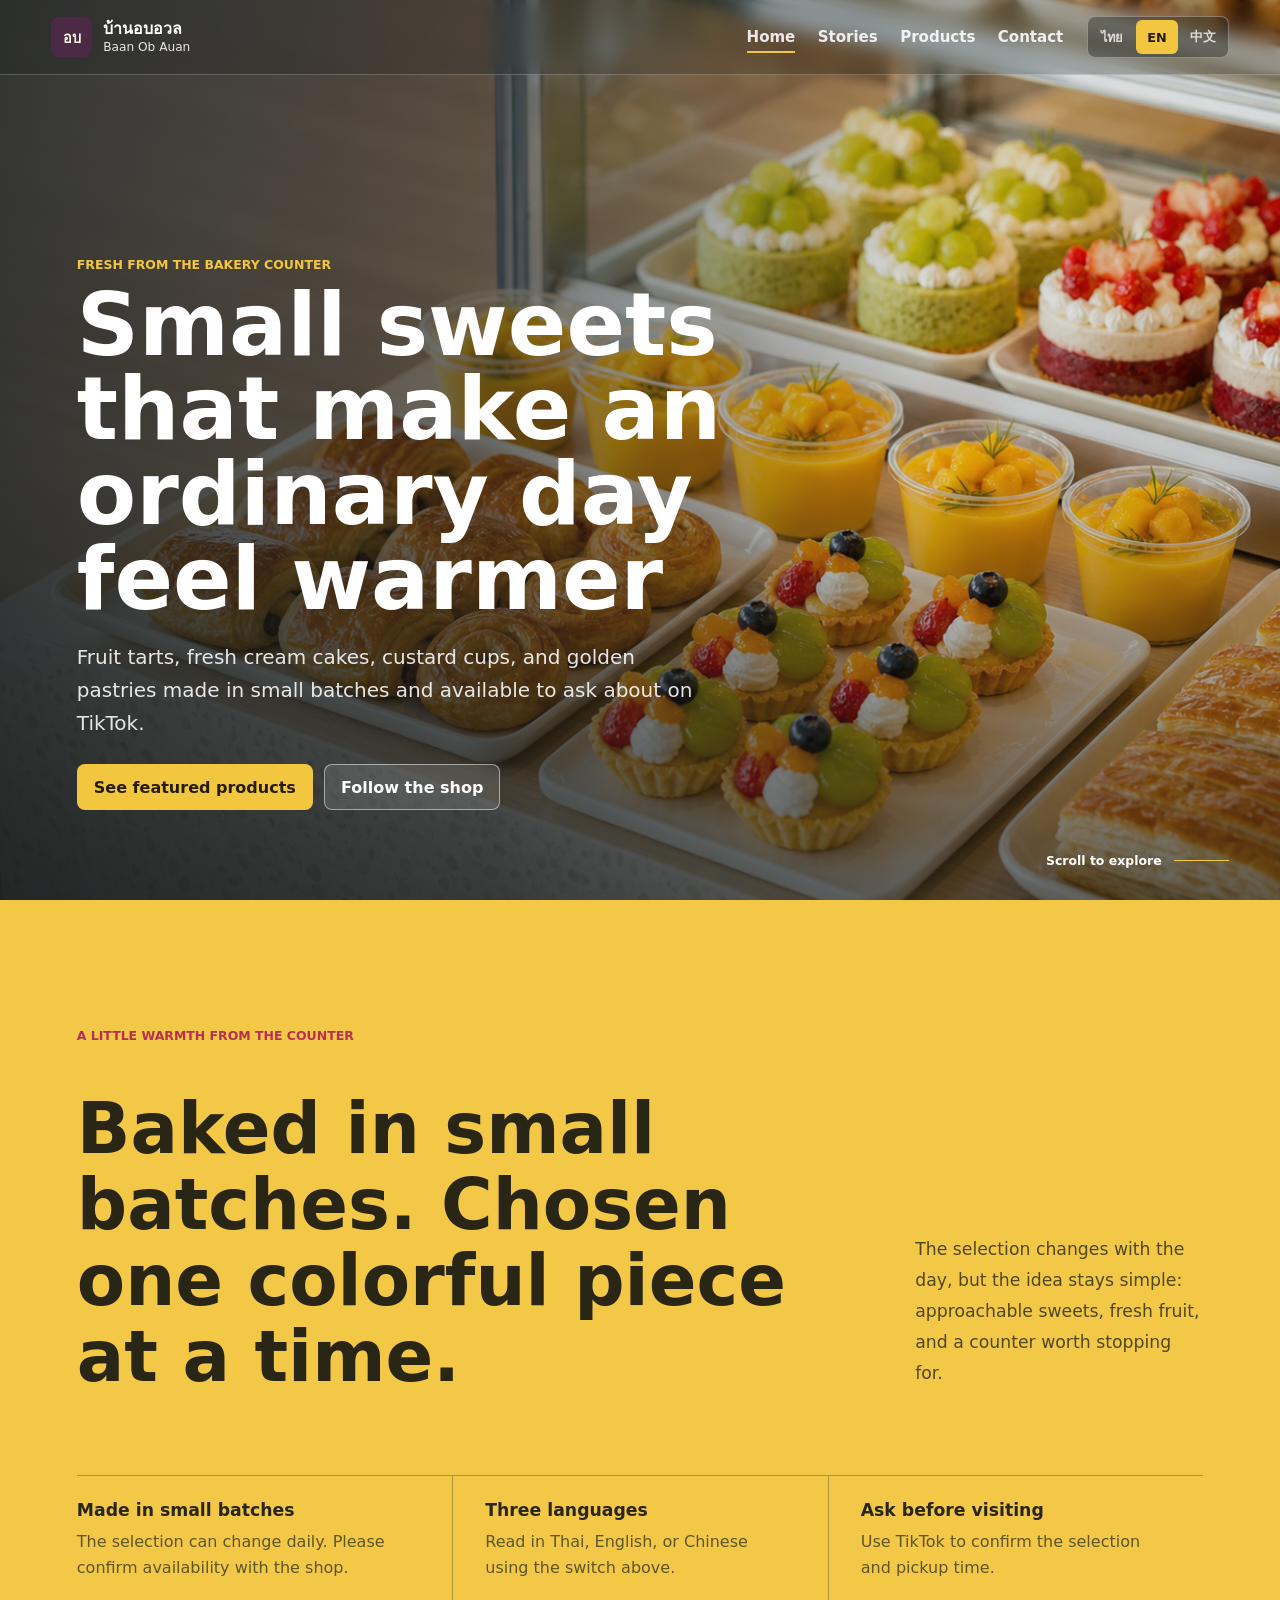
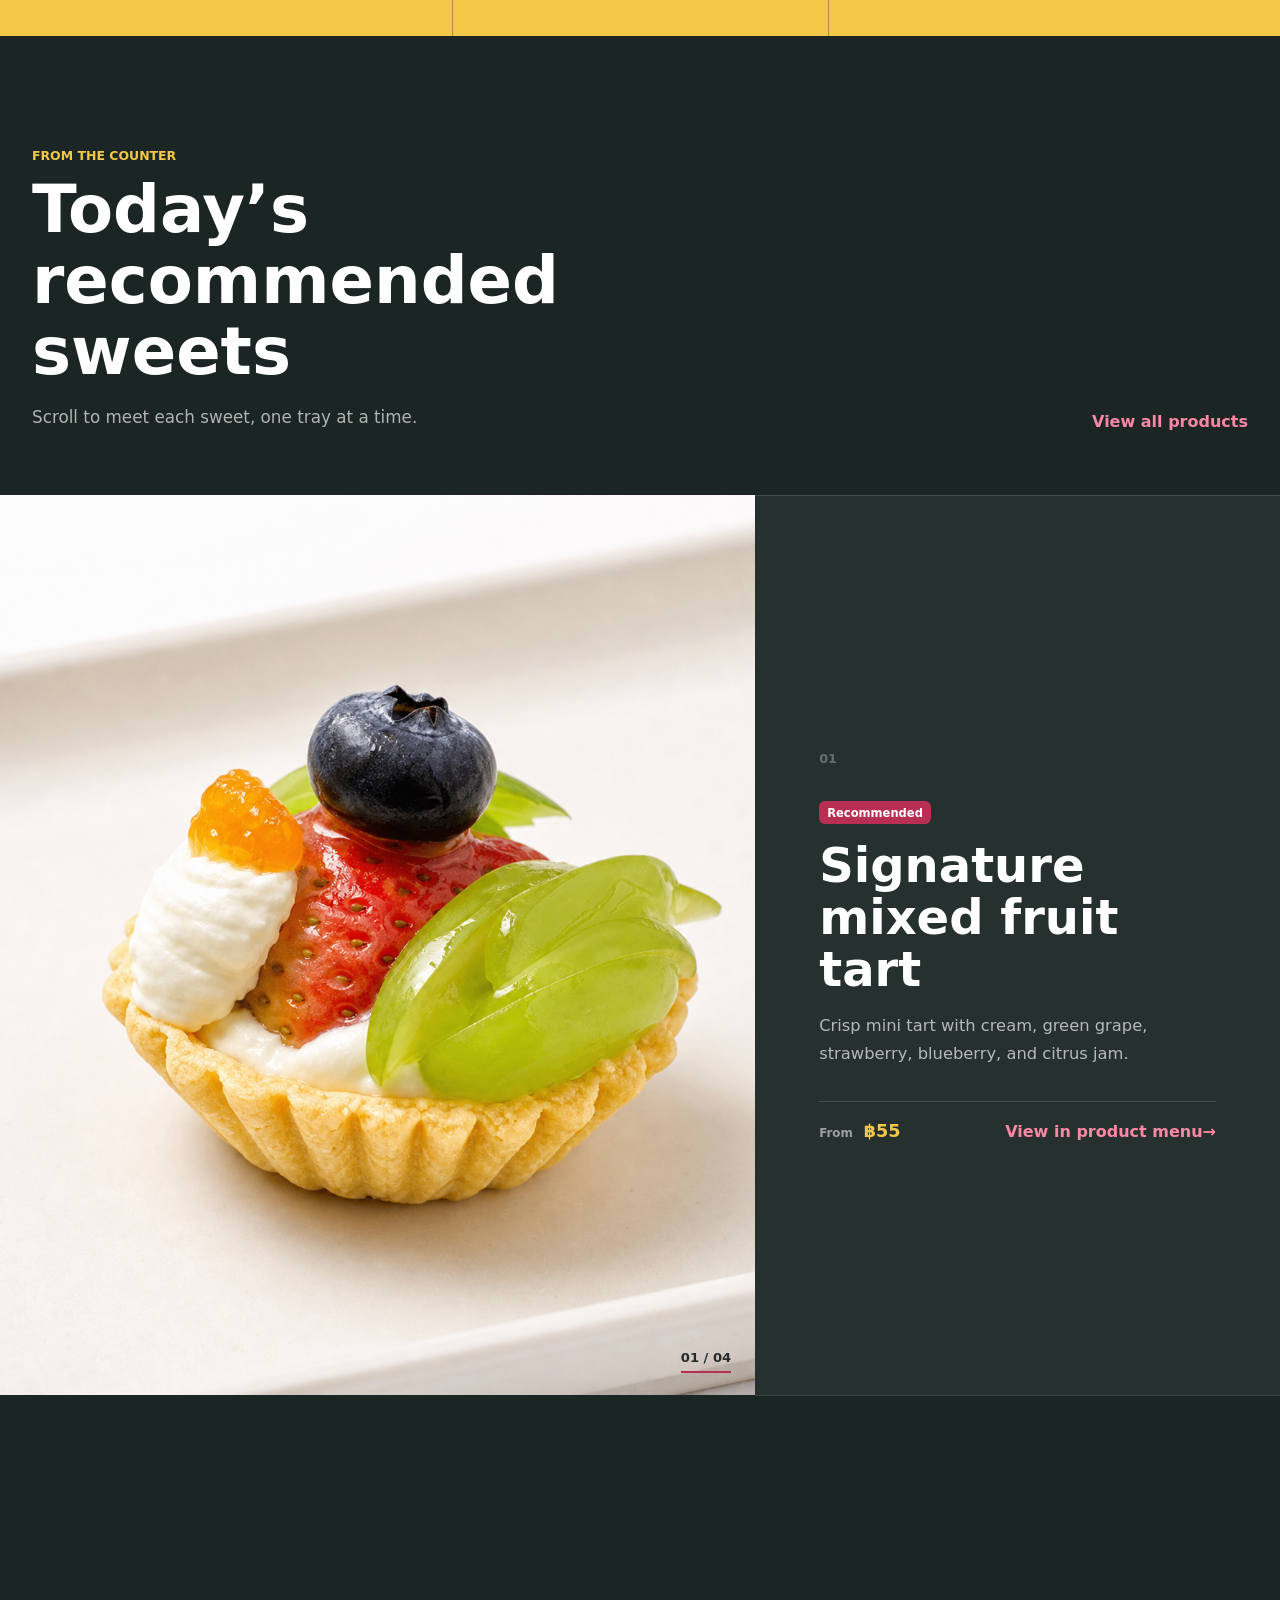
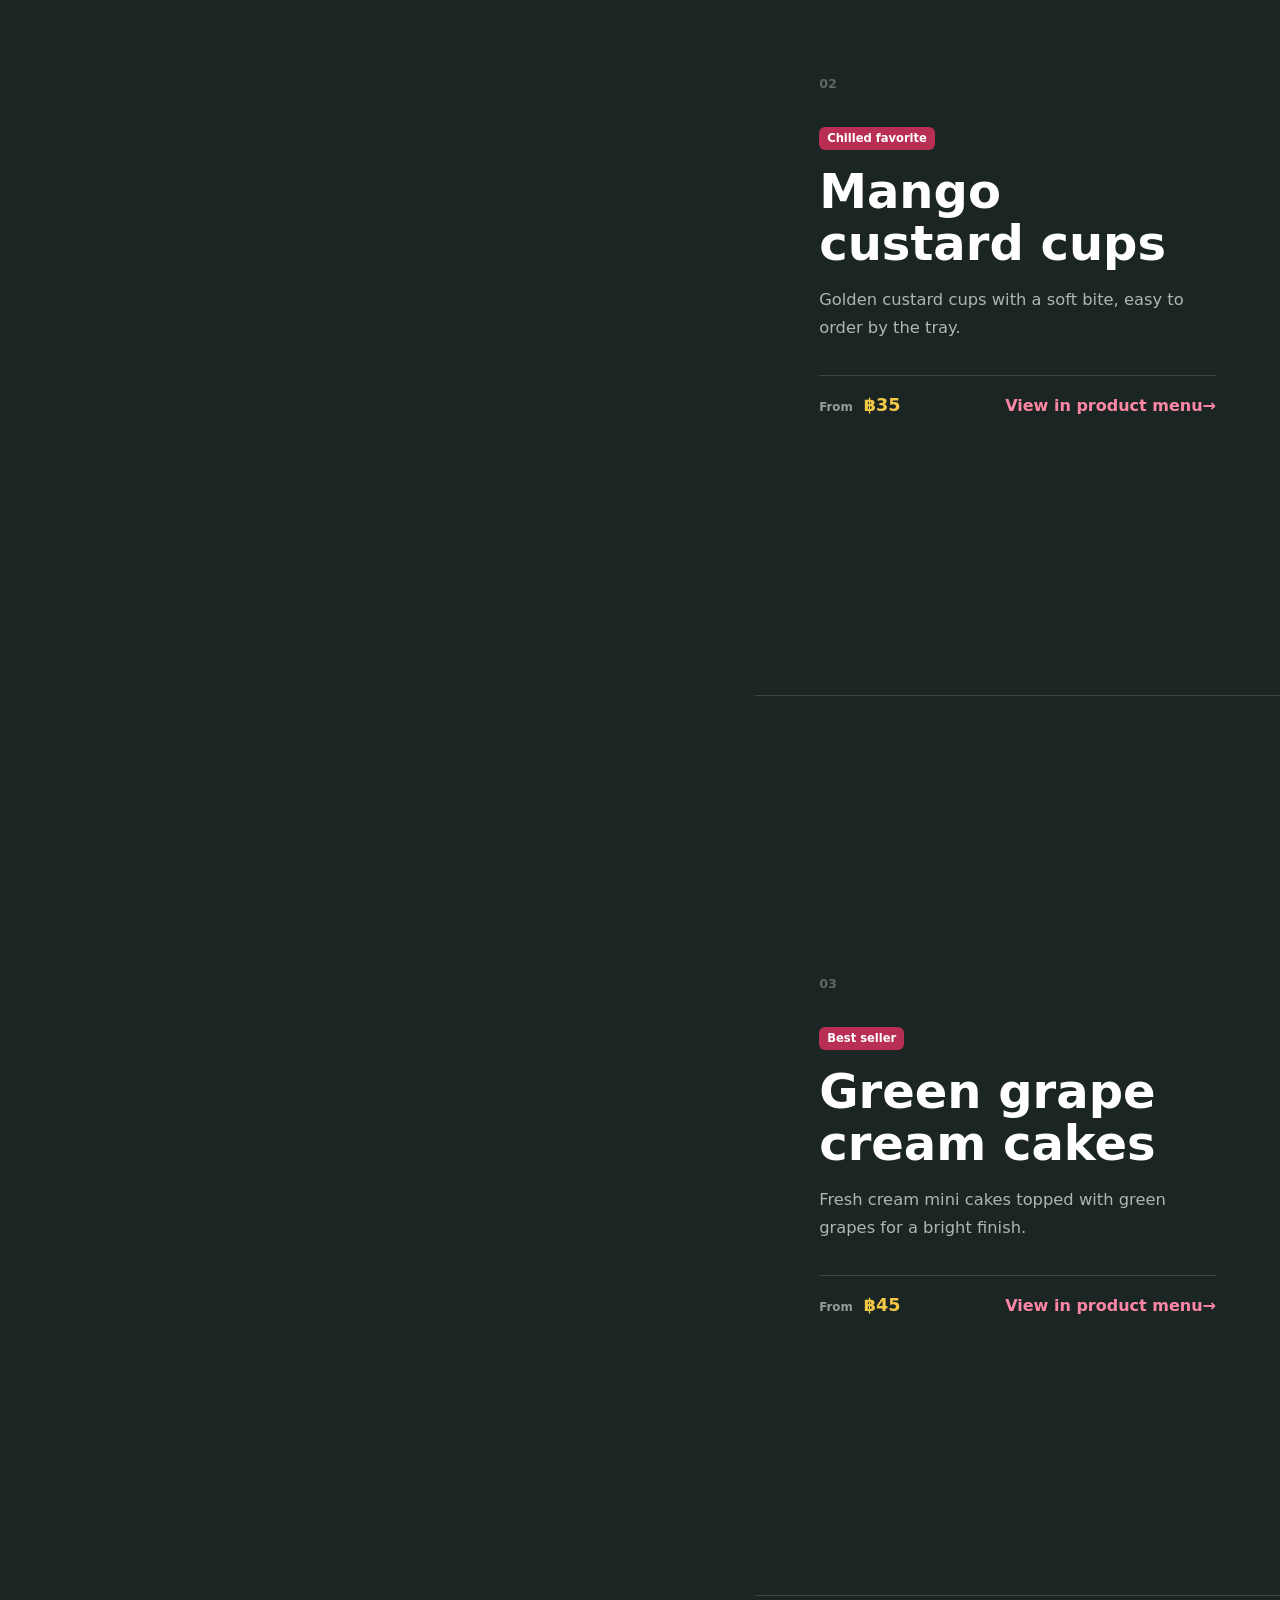
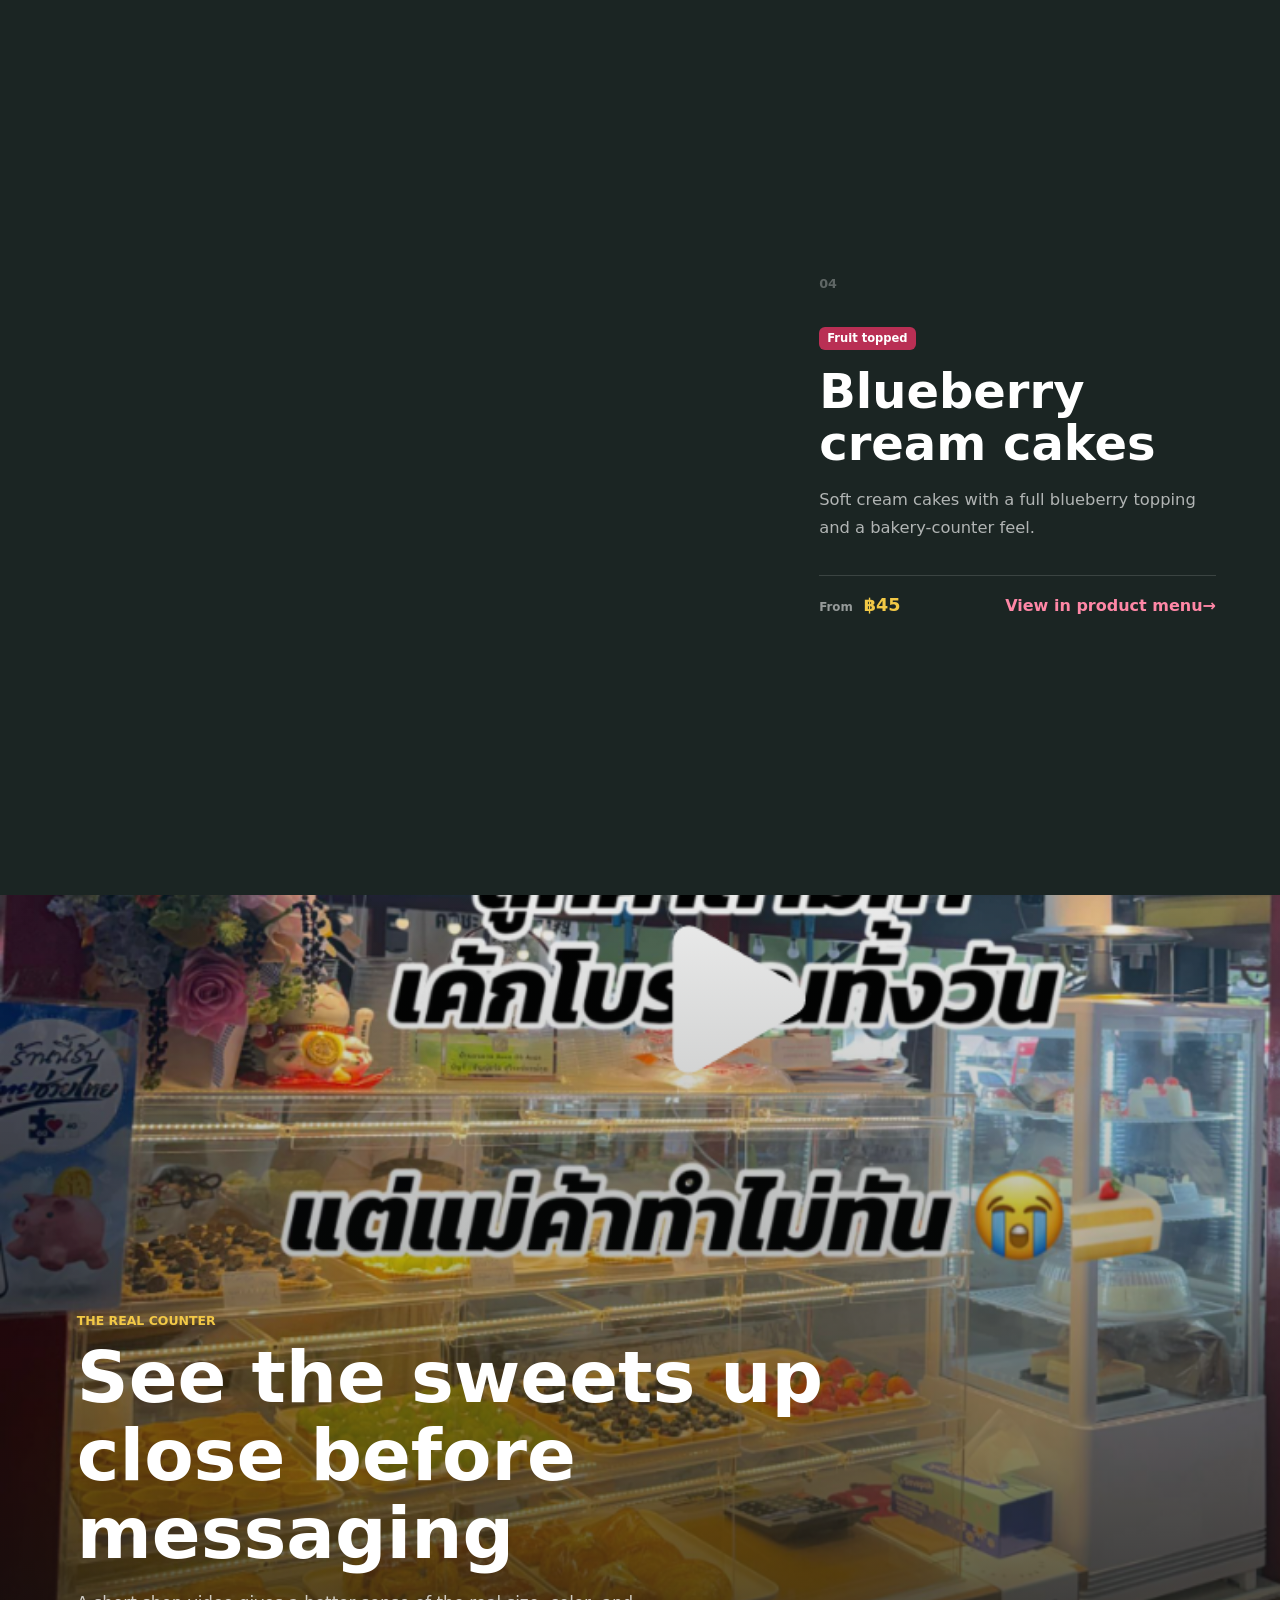
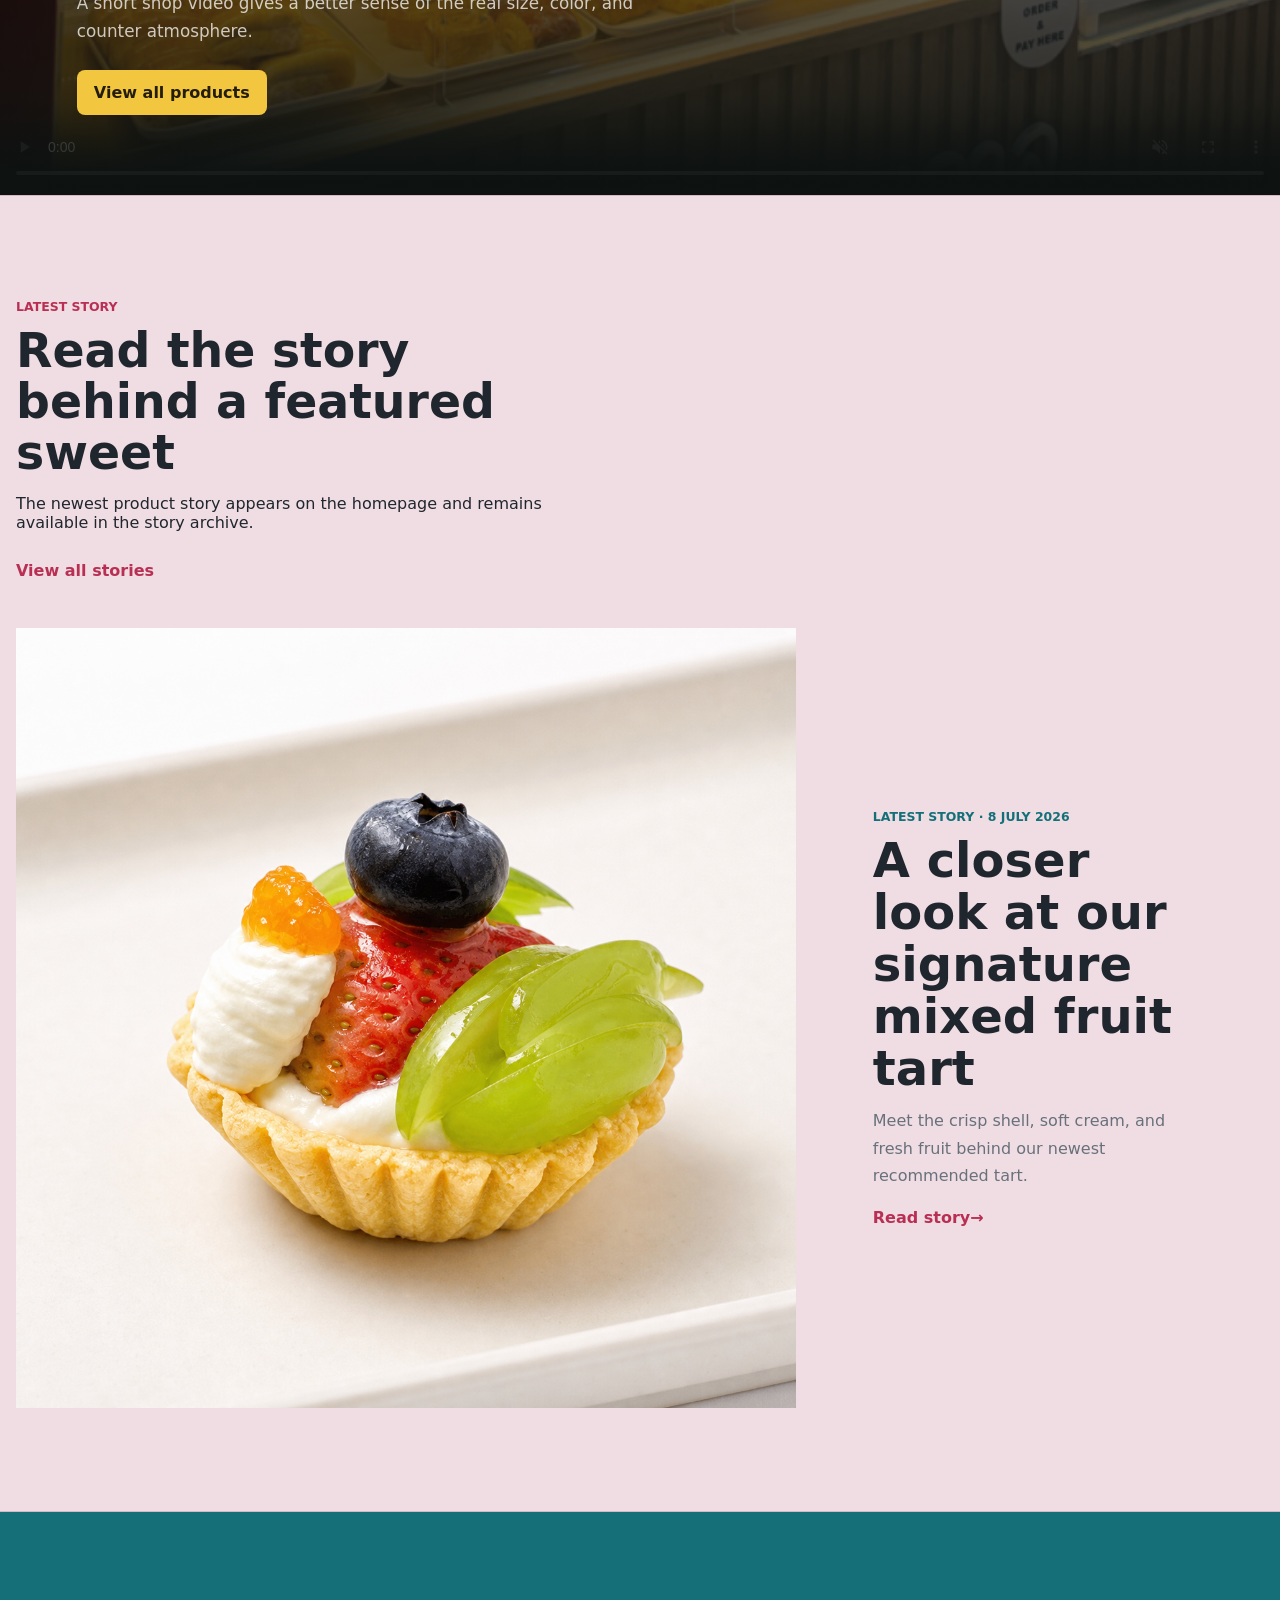
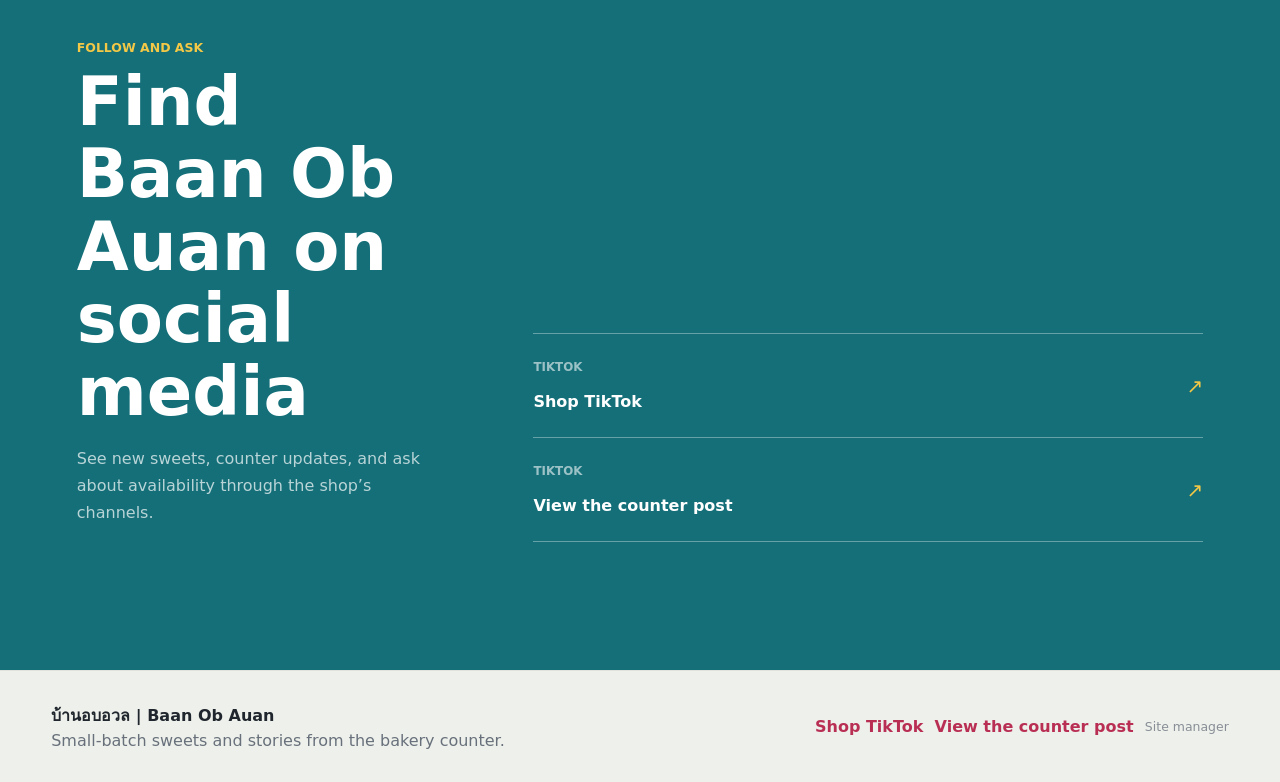
<file: index.html>
<!doctype html>
<html lang="th">
  <head>
    <meta charset="utf-8">
    <meta name="viewport" content="width=device-width, initial-scale=1">
    <title>บ้านอบอวล | Baan Ob Auan</title>
    <meta name="description" content="ขนมอบสดใหม่ ทาร์ตผลไม้ เค้กครีมสด และพายจากบ้านอบอวล">
    <meta property="og:type" content="website">
    <meta property="og:title" content="บ้านอบอวล | Baan Ob Auan">
    <meta property="og:description" content="ขนมอบสดใหม่จากบ้านอบอวล">
    <meta property="og:image" content="assets/hero-small-products.png">
    <link rel="stylesheet" href="styles.css">
  </head>
  <body data-page="home" class="home-immersive">
    <header class="site-header" id="site-header"></header>
    <main class="immersive-main">
      <section class="immersive-hero" id="top" data-hero>
        <div class="immersive-hero-media">
          <img src="assets/hero-small-products.png" alt="Baan Ob Auan fruit tarts, custard cups, cakes, and pastries" fetchpriority="high">
        </div>
        <div class="immersive-hero-shade"></div>
        <div class="immersive-hero-content">
          <p class="eyebrow" data-t="home.heroEyebrow">Fresh from the bakery counter</p>
          <h1 data-t="home.heroTitle">Small sweets that make an ordinary day feel warmer</h1>
          <p class="immersive-hero-copy" data-t="home.heroCopy">Fruit tarts, cakes, custard cups, and pastries made in small batches.</p>
          <div class="hero-actions">
            <a class="button primary" href="#featured" data-t="home.heroProducts">See featured products</a>
            <a class="button ghost" href="#social" data-t="home.heroSocial">Follow the shop</a>
          </div>
        </div>
        <a class="scroll-cue" href="#bakery-story"><span data-t="home.scrollCue">Scroll to explore</span><span class="scroll-cue-line" aria-hidden="true"></span></a>
      </section>

      <section class="bakery-manifesto" id="bakery-story">
        <div class="bakery-manifesto-inner" data-reveal>
          <p class="eyebrow" data-t="home.manifestoEyebrow">A little warmth from the counter</p>
          <h2 data-t="home.manifestoTitle">Baked in small batches. Chosen one colorful piece at a time.</h2>
          <p class="manifesto-copy" data-t="home.manifestoCopy">The selection changes with the day, but the idea stays simple: approachable sweets, fresh fruit, and a counter worth stopping for.</p>
        </div>
        <div class="immersive-trust" aria-label="Bakery highlights" data-reveal>
          <div><strong data-t="home.freshTitle">Made in small batches</strong><span data-t="home.freshCopy">The selection can change daily.</span></div>
          <div><strong data-t="home.trilingualTitle">Three languages</strong><span data-t="home.trilingualCopy">Thai, English, and Chinese.</span></div>
          <div><strong data-t="home.reserveTitle">Ask before visiting</strong><span data-t="home.reserveCopy">Confirm availability on TikTok.</span></div>
        </div>
      </section>

      <section class="immersive-showcase" id="featured">
        <header class="showcase-intro" data-reveal>
          <div>
            <p class="eyebrow" data-t="home.featuredEyebrow">From the counter</p>
            <h2 data-t="home.featuredTitle">Today’s recommended sweets</h2>
            <p data-t="home.showcaseScroll">Scroll to meet each sweet, one tray at a time.</p>
          </div>
          <a class="text-link" href="products.html" data-t="common.allProducts">View all products</a>
        </header>
        <div class="showcase-layout">
          <div class="showcase-sticky" aria-live="polite">
            <div class="showcase-visuals" id="showcase-visuals"></div>
            <div class="showcase-counter" aria-hidden="true"><span id="showcase-current">01</span><span> / </span><span id="showcase-total">04</span></div>
          </div>
          <div class="showcase-steps" id="featured-products"></div>
        </div>
      </section>

      <section class="immersive-video" data-reveal>
        <div class="immersive-video-media">
          <video src="assets/baanobauan-promo.mp4" poster="assets/tiktok-shop-display.png" autoplay muted loop playsinline controls preload="metadata">
            <span data-t="home.videoFallback">Your browser does not support this video.</span>
          </video>
        </div>
        <div class="immersive-video-shade"></div>
        <div class="immersive-video-copy">
          <p class="eyebrow" data-t="home.videoEyebrow">The real counter</p>
          <h2 data-t="home.videoTitle">See the sweets up close before messaging</h2>
          <p data-t="home.videoCopy">A short video gives a better sense of size, color, and the bakery atmosphere.</p>
          <a class="button primary" href="products.html" data-t="common.allProducts">View all products</a>
        </div>
      </section>

      <section class="article-journey">
        <div class="section article-journey-inner">
          <div class="section-heading compact-heading" data-reveal>
            <p class="eyebrow" data-t="home.articleEyebrow">Latest story</p>
            <h2 data-t="home.articleTitle">Read the story behind a featured sweet</h2>
            <p data-t="home.articleCopy">The newest story appears here and remains in the story archive.</p>
            <a class="text-link" href="articles.html" data-t="common.allArticles">View all stories</a>
          </div>
          <div id="latest-article" data-reveal></div>
        </div>
      </section>

      <section class="immersive-social" id="social">
        <div class="immersive-social-inner">
          <div class="section-heading compact-heading" data-reveal>
            <p class="eyebrow" data-t="home.socialEyebrow">Follow and ask</p>
            <h2 data-t="home.socialTitle">Find Baan Ob Auan on social media</h2>
            <p data-t="home.socialCopy">See new sweets and ask about availability through the shop’s channels.</p>
          </div>
          <div class="social-grid" id="social-links" data-reveal></div>
        </div>
      </section>
    </main>
    <footer class="site-footer" id="site-footer"></footer>
    <script src="content.js"></script>
    <script src="site.js"></script>
    <script src="pages.js"></script>
    <script src="immersive.js"></script>
  </body>
</html>
</file>
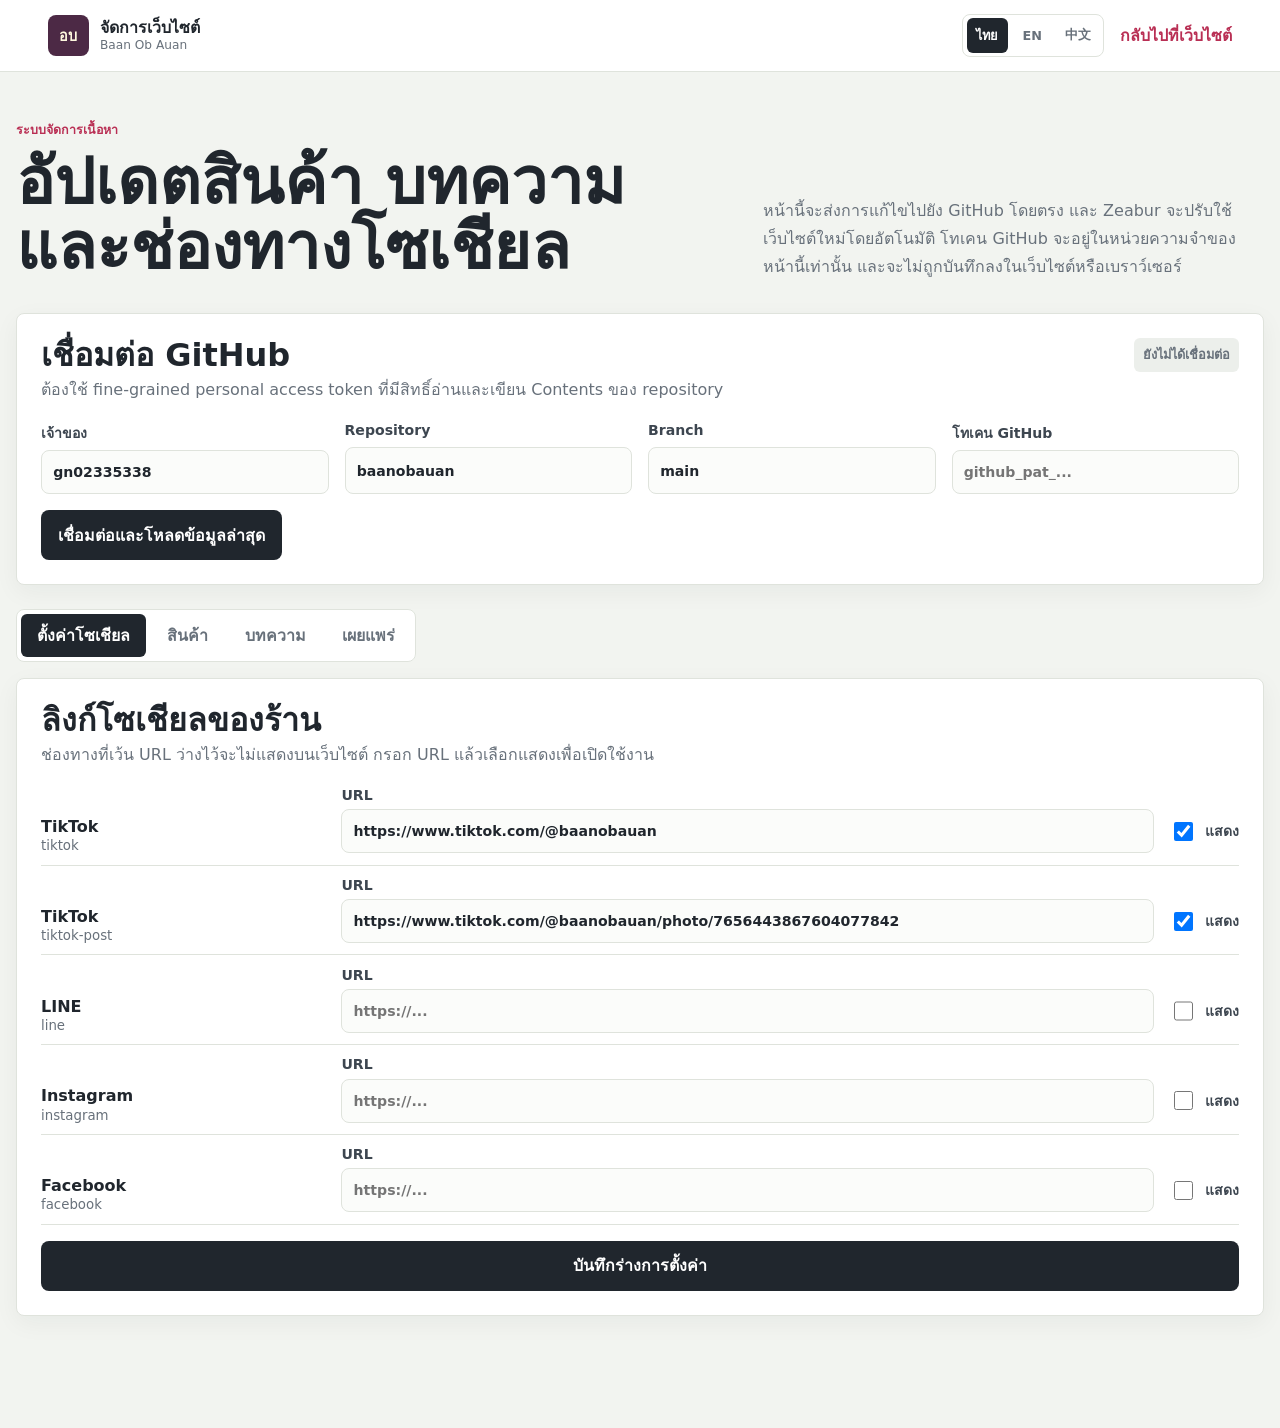
<file: admin.html>
<!doctype html>
<html lang="th">
  <head>
    <meta charset="utf-8">
    <meta name="viewport" content="width=device-width, initial-scale=1">
    <title>จัดการเว็บไซต์ | Baan Ob Auan</title>
    <meta name="robots" content="noindex, nofollow">
    <link rel="stylesheet" href="styles.css">
  </head>
  <body class="admin-body">
    <header class="admin-header">
      <a class="brand" href="index.html"><span class="brand-mark" aria-hidden="true">อบ</span><span class="brand-copy"><strong data-admin-i18n="brand">จัดการเว็บไซต์</strong><small>Baan Ob Auan</small></span></a>
      <div class="admin-header-actions">
        <div class="language-switch admin-language-switch" data-admin-i18n-aria="languageLabel" aria-label="เลือกภาษา">
          <button class="active" type="button" data-admin-lang="th" aria-pressed="true">ไทย</button>
          <button type="button" data-admin-lang="en" aria-pressed="false">EN</button>
          <button type="button" data-admin-lang="zh" aria-pressed="false">中文</button>
        </div>
        <a class="text-link" href="index.html" data-admin-i18n="backToSite">กลับไปที่เว็บไซต์</a>
      </div>
    </header>
    <main class="admin-main">
      <section class="admin-intro">
        <div><p class="eyebrow" data-admin-i18n="eyebrow">ระบบจัดการเนื้อหา</p><h1 data-admin-i18n="introTitle">อัปเดตสินค้า บทความ และช่องทางโซเชียล</h1></div>
        <p data-admin-i18n="introBody">หน้านี้จะส่งการแก้ไขไปยัง GitHub โดยตรง และ Zeabur จะปรับใช้เว็บไซต์ใหม่โดยอัตโนมัติ โทเคน GitHub จะอยู่ในหน่วยความจำของหน้านี้เท่านั้น และจะไม่ถูกบันทึกลงในเว็บไซต์หรือเบราว์เซอร์</p>
      </section>

      <section class="admin-connect admin-panel">
        <div class="admin-panel-heading"><div><h2 data-admin-i18n="connectTitle">เชื่อมต่อ GitHub</h2><p data-admin-i18n="connectHelp">ต้องใช้ fine-grained personal access token ที่มีสิทธิ์อ่านและเขียน Contents ของ repository</p></div><span class="connection-state" id="connection-state">ยังไม่ได้เชื่อมต่อ</span></div>
        <div class="admin-grid four">
          <label><span data-admin-i18n="owner">เจ้าของ</span><input id="github-owner" value="gn02335338"></label>
          <label><span>Repository</span><input id="github-repo" value="baanobauan"></label>
          <label><span>Branch</span><input id="github-branch" value="main"></label>
          <label><span data-admin-i18n="token">โทเคน GitHub</span><input id="github-token" type="password" autocomplete="off" placeholder="github_pat_..."></label>
        </div>
        <button class="button dark" id="connect-github" type="button" data-admin-i18n="connectButton">เชื่อมต่อและโหลดข้อมูลล่าสุด</button>
      </section>

      <nav class="admin-tabs" data-admin-i18n-aria="tabsLabel" aria-label="เมนูจัดการ">
        <button class="active" type="button" data-admin-tab="settings" data-admin-i18n="tabSettings">ตั้งค่าโซเชียล</button>
        <button type="button" data-admin-tab="products" data-admin-i18n="tabProducts">สินค้า</button>
        <button type="button" data-admin-tab="articles" data-admin-i18n="tabArticles">บทความ</button>
        <button type="button" data-admin-tab="publish" data-admin-i18n="tabPublish">เผยแพร่</button>
      </nav>

      <section class="admin-panel admin-tab-panel active" data-admin-panel="settings">
        <div class="admin-panel-heading"><div><h2 data-admin-i18n="socialTitle">ลิงก์โซเชียลของร้าน</h2><p data-admin-i18n="socialHelp">ช่องทางที่เว้น URL ว่างไว้จะไม่แสดงบนเว็บไซต์ กรอก URL แล้วเลือกแสดงเพื่อเปิดใช้งาน</p></div></div>
        <form id="settings-form" class="admin-form">
          <div id="social-settings" class="social-settings"></div>
          <button class="button dark" type="submit" data-admin-i18n="saveSettings">บันทึกร่างการตั้งค่า</button>
        </form>
      </section>

      <section class="admin-panel admin-tab-panel" data-admin-panel="products">
        <div class="admin-panel-heading"><div><h2 data-admin-i18n="productsTitle">จัดการสินค้า</h2><p data-admin-i18n="productsHelp">เพิ่ม แก้ไข หรือลบสินค้าได้ สินค้าแนะนำจะแสดงก่อนบนหน้าแรก</p></div><button class="button dark" id="new-product" type="button" data-admin-i18n="newProduct">เพิ่มสินค้า</button></div>
        <div class="record-toolbar"><label><span data-admin-i18n="selectProduct">เลือกสินค้า</span><select id="product-select"></select></label><button class="danger-button" id="delete-product" type="button" data-admin-i18n="deleteProduct">ลบสินค้านี้</button></div>
        <form id="product-form" class="admin-form">
          <div class="admin-grid four">
            <label><span data-admin-i18n="productId">รหัสสินค้า (ภาษาอังกฤษ)</span><input name="id" required pattern="[a-z0-9-]+"></label>
            <label><span data-admin-i18n="category">หมวดหมู่</span><select name="category"><option value="cake" data-admin-i18n="categoryCake">เค้ก / ทาร์ตผลไม้</option><option value="pastry" data-admin-i18n="categoryPastry">เบเกอรี่ / พาย</option><option value="gift" data-admin-i18n="categoryGift">กล่องของขวัญ</option></select></label>
            <label><span data-admin-i18n="price">ราคาอ้างอิง (บาท)</span><input name="price" type="number" min="0" step="1" required></label>
            <label class="check-field"><input name="featured" type="checkbox"><span data-admin-i18n="featuredProduct">สินค้าแนะนำบนหน้าแรก</span></label>
          </div>
          <label><span data-admin-i18n="imagePath">พาธรูปภาพปัจจุบัน</span><input name="image" required></label>
          <label><span data-admin-i18n="uploadImage">อัปโหลดรูปภาพใหม่ (JPG / PNG / WebP)</span><input name="imageFile" type="file" accept="image/jpeg,image/png,image/webp"></label>
          <div class="language-fields">
            <fieldset><legend>ไทย</legend><label><span data-admin-i18n="name">ชื่อ</span><input name="nameTh" required></label><label><span data-admin-i18n="badge">ป้ายกำกับ</span><input name="badgeTh"></label><label><span data-admin-i18n="description">รายละเอียด</span><textarea name="descTh" rows="4" required></textarea></label></fieldset>
            <fieldset><legend>English</legend><label><span data-admin-i18n="name">ชื่อ</span><input name="nameEn" required></label><label><span data-admin-i18n="badge">ป้ายกำกับ</span><input name="badgeEn"></label><label><span data-admin-i18n="description">รายละเอียด</span><textarea name="descEn" rows="4" required></textarea></label></fieldset>
            <fieldset><legend>中文</legend><label><span data-admin-i18n="name">ชื่อ</span><input name="nameZh" required></label><label><span data-admin-i18n="badge">ป้ายกำกับ</span><input name="badgeZh"></label><label><span data-admin-i18n="description">รายละเอียด</span><textarea name="descZh" rows="4" required></textarea></label></fieldset>
          </div>
          <button class="button dark" type="submit" data-admin-i18n="saveProduct">บันทึกร่างสินค้า</button>
        </form>
      </section>

      <section class="admin-panel admin-tab-panel" data-admin-panel="articles">
        <div class="admin-panel-heading"><div><h2 data-admin-i18n="articlesTitle">จัดการบทความ</h2><p data-admin-i18n="articlesHelp">บทความที่มีวันที่ล่าสุดจะแสดงบนหน้าแรกโดยอัตโนมัติ ไม่ต้องแก้หน้าแรกแยกต่างหาก</p></div><button class="button dark" id="new-article" type="button" data-admin-i18n="newArticle">เพิ่มบทความ</button></div>
        <div class="record-toolbar"><label><span data-admin-i18n="selectArticle">เลือกบทความ</span><select id="article-select"></select></label><button class="danger-button" id="delete-article" type="button" data-admin-i18n="deleteArticle">ลบบทความนี้</button></div>
        <form id="article-form" class="admin-form">
          <div class="admin-grid three">
            <label><span data-admin-i18n="articleId">รหัสบทความ (ภาษาอังกฤษ)</span><input name="id" required pattern="[a-z0-9-]+"></label>
            <label><span data-admin-i18n="publishDate">วันที่เผยแพร่</span><input name="date" type="date" required></label>
            <label class="check-field"><input name="featured" type="checkbox"><span data-admin-i18n="featuredArticle">บทความแนะนำ</span></label>
          </div>
          <label><span data-admin-i18n="coverPath">พาธรูปภาพหน้าปกปัจจุบัน</span><input name="image" required></label>
          <label><span data-admin-i18n="uploadCover">อัปโหลดหน้าปกใหม่ (JPG / PNG / WebP)</span><input name="imageFile" type="file" accept="image/jpeg,image/png,image/webp"></label>
          <div class="language-fields">
            <fieldset><legend>ไทย</legend><label><span data-admin-i18n="articleTitle">หัวข้อ</span><input name="titleTh" required></label><label><span data-admin-i18n="summary">สรุป</span><textarea name="summaryTh" rows="3" required></textarea></label><label><span data-admin-i18n="body">เนื้อหา (เว้นหนึ่งบรรทัดระหว่างย่อหน้า)</span><textarea name="bodyTh" rows="10" required></textarea></label></fieldset>
            <fieldset><legend>English</legend><label><span data-admin-i18n="articleTitle">หัวข้อ</span><input name="titleEn" required></label><label><span data-admin-i18n="summary">สรุป</span><textarea name="summaryEn" rows="3" required></textarea></label><label><span data-admin-i18n="body">เนื้อหา (เว้นหนึ่งบรรทัดระหว่างย่อหน้า)</span><textarea name="bodyEn" rows="10" required></textarea></label></fieldset>
            <fieldset><legend>中文</legend><label><span data-admin-i18n="articleTitle">หัวข้อ</span><input name="titleZh" required></label><label><span data-admin-i18n="summary">สรุป</span><textarea name="summaryZh" rows="3" required></textarea></label><label><span data-admin-i18n="body">เนื้อหา (เว้นหนึ่งบรรทัดระหว่างย่อหน้า)</span><textarea name="bodyZh" rows="10" required></textarea></label></fieldset>
          </div>
          <button class="button dark" type="submit" data-admin-i18n="saveArticle">บันทึกร่างบทความ</button>
        </form>
      </section>

      <section class="admin-panel admin-tab-panel" data-admin-panel="publish">
        <div class="admin-panel-heading"><div><h2 data-admin-i18n="publishTitle">เผยแพร่การอัปเดตเว็บไซต์</h2><p data-admin-i18n="publishHelp">ตรวจสอบว่าบันทึกร่างทุกส่วนแล้ว จากนั้นส่งข้อความและรูปภาพพร้อมกัน โดยปกติ Zeabur จะปรับใช้เว็บไซต์ใหม่ภายในไม่กี่นาที</p></div></div>
        <div class="publish-summary" id="publish-summary"></div>
        <button class="button primary" id="publish-content" type="button" data-admin-i18n="publishButton">ส่งไปยัง GitHub และเผยแพร่</button>
      </section>

      <p class="admin-status" id="admin-status" role="status" aria-live="polite"></p>
    </main>
    <script src="content.js"></script>
    <script src="admin-i18n.js"></script>
    <script src="admin.js"></script>
  </body>
</html>
</file>
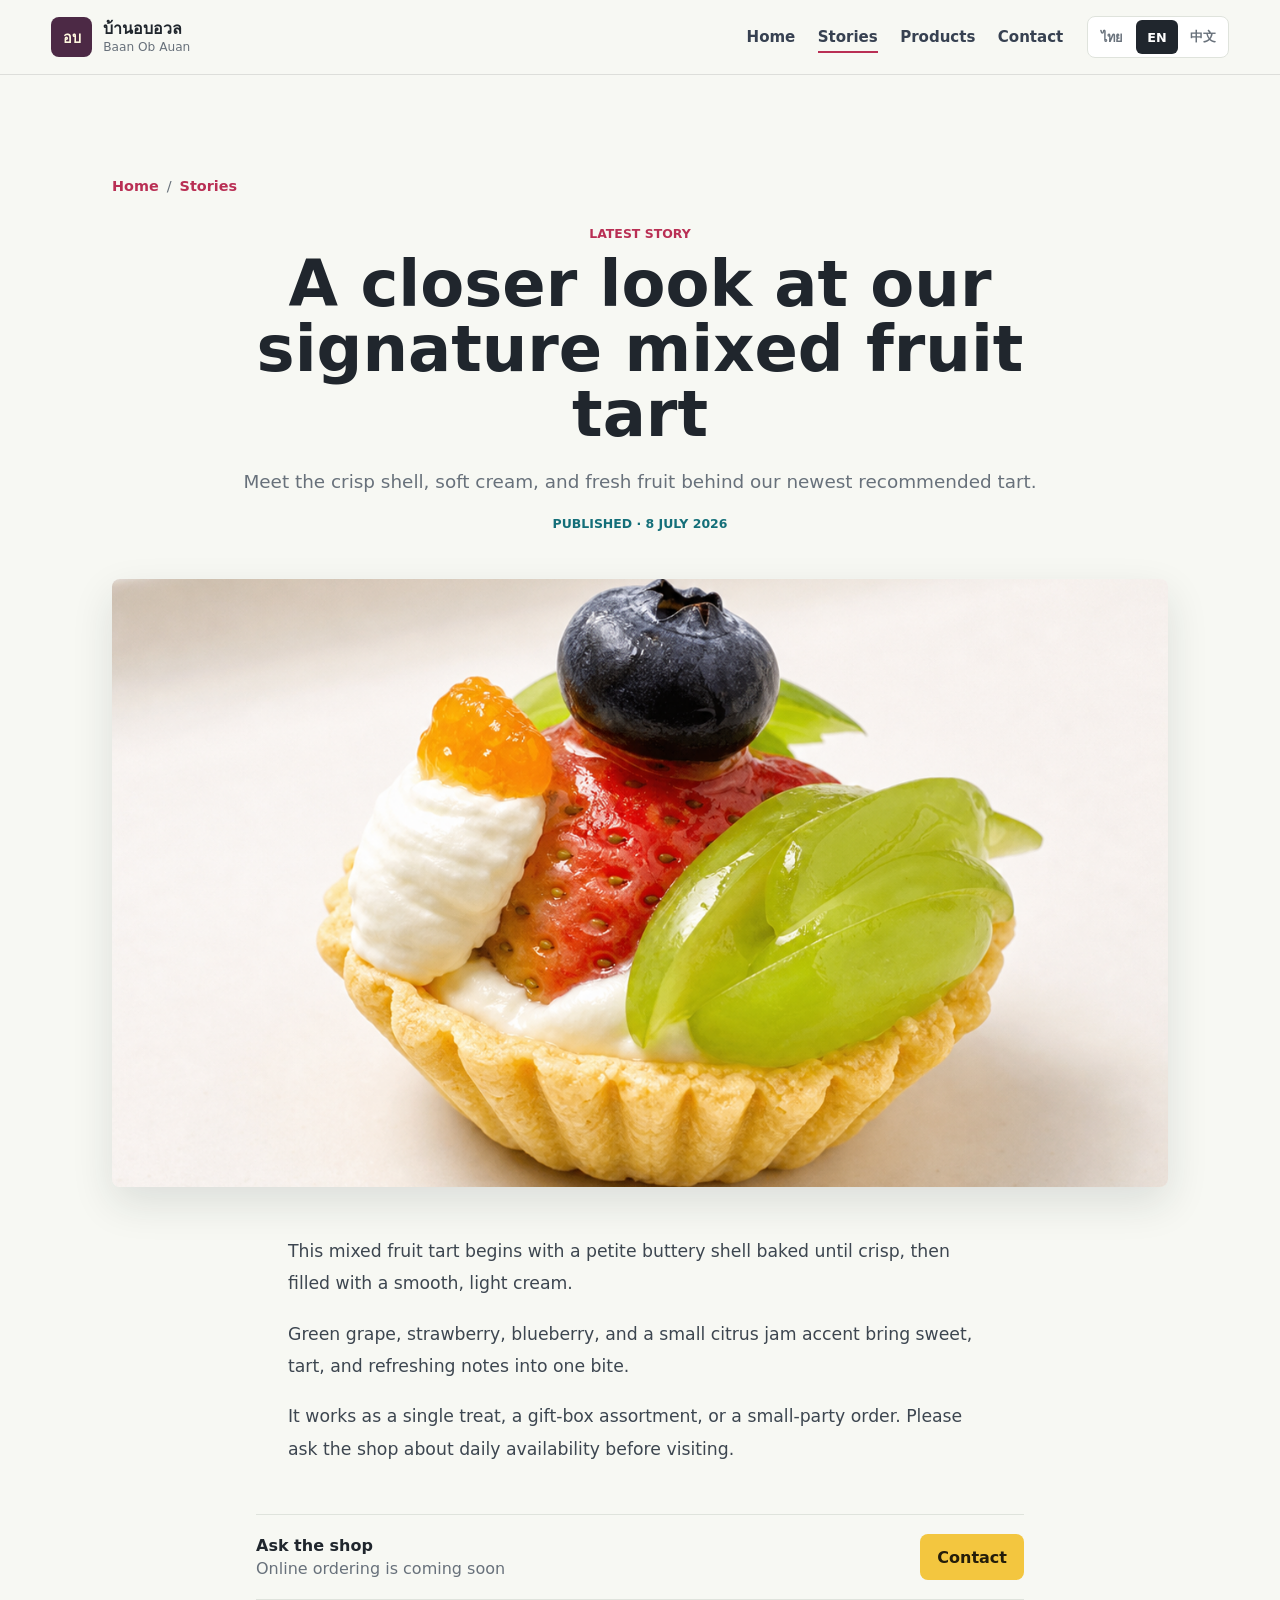
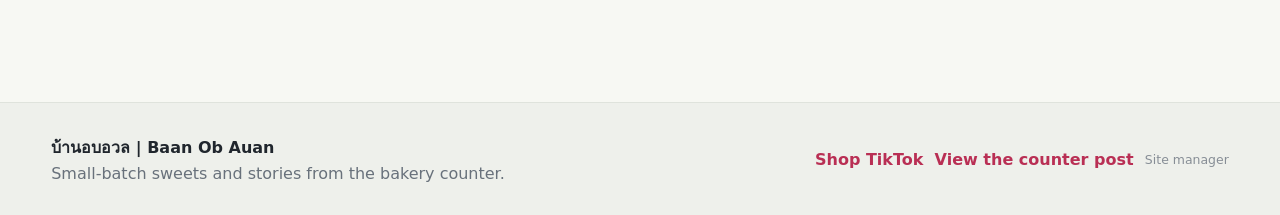
<file: article.html>
<!doctype html>
<html lang="th">
  <head>
    <meta charset="utf-8">
    <meta name="viewport" content="width=device-width, initial-scale=1">
    <title>เรื่องขนม | บ้านอบอวล</title>
    <meta name="description" content="เรื่องราวและรายละเอียดขนมจากบ้านอบอวล">
    <meta property="og:type" content="article">
    <meta property="og:title" content="เรื่องขนม | บ้านอบอวล">
    <meta property="og:description" content="เรื่องราวและรายละเอียดขนมจากบ้านอบอวล">
    <meta property="og:image" content="assets/mixed-fruit-tart-ai.png">
    <link rel="stylesheet" href="styles.css">
  </head>
  <body data-page="article">
    <header class="site-header" id="site-header"></header>
    <main class="article-page section" id="article-detail"></main>
    <footer class="site-footer" id="site-footer"></footer>
    <script src="content.js"></script>
    <script src="site.js"></script>
    <script src="pages.js"></script>
  </body>
</html>
</file>
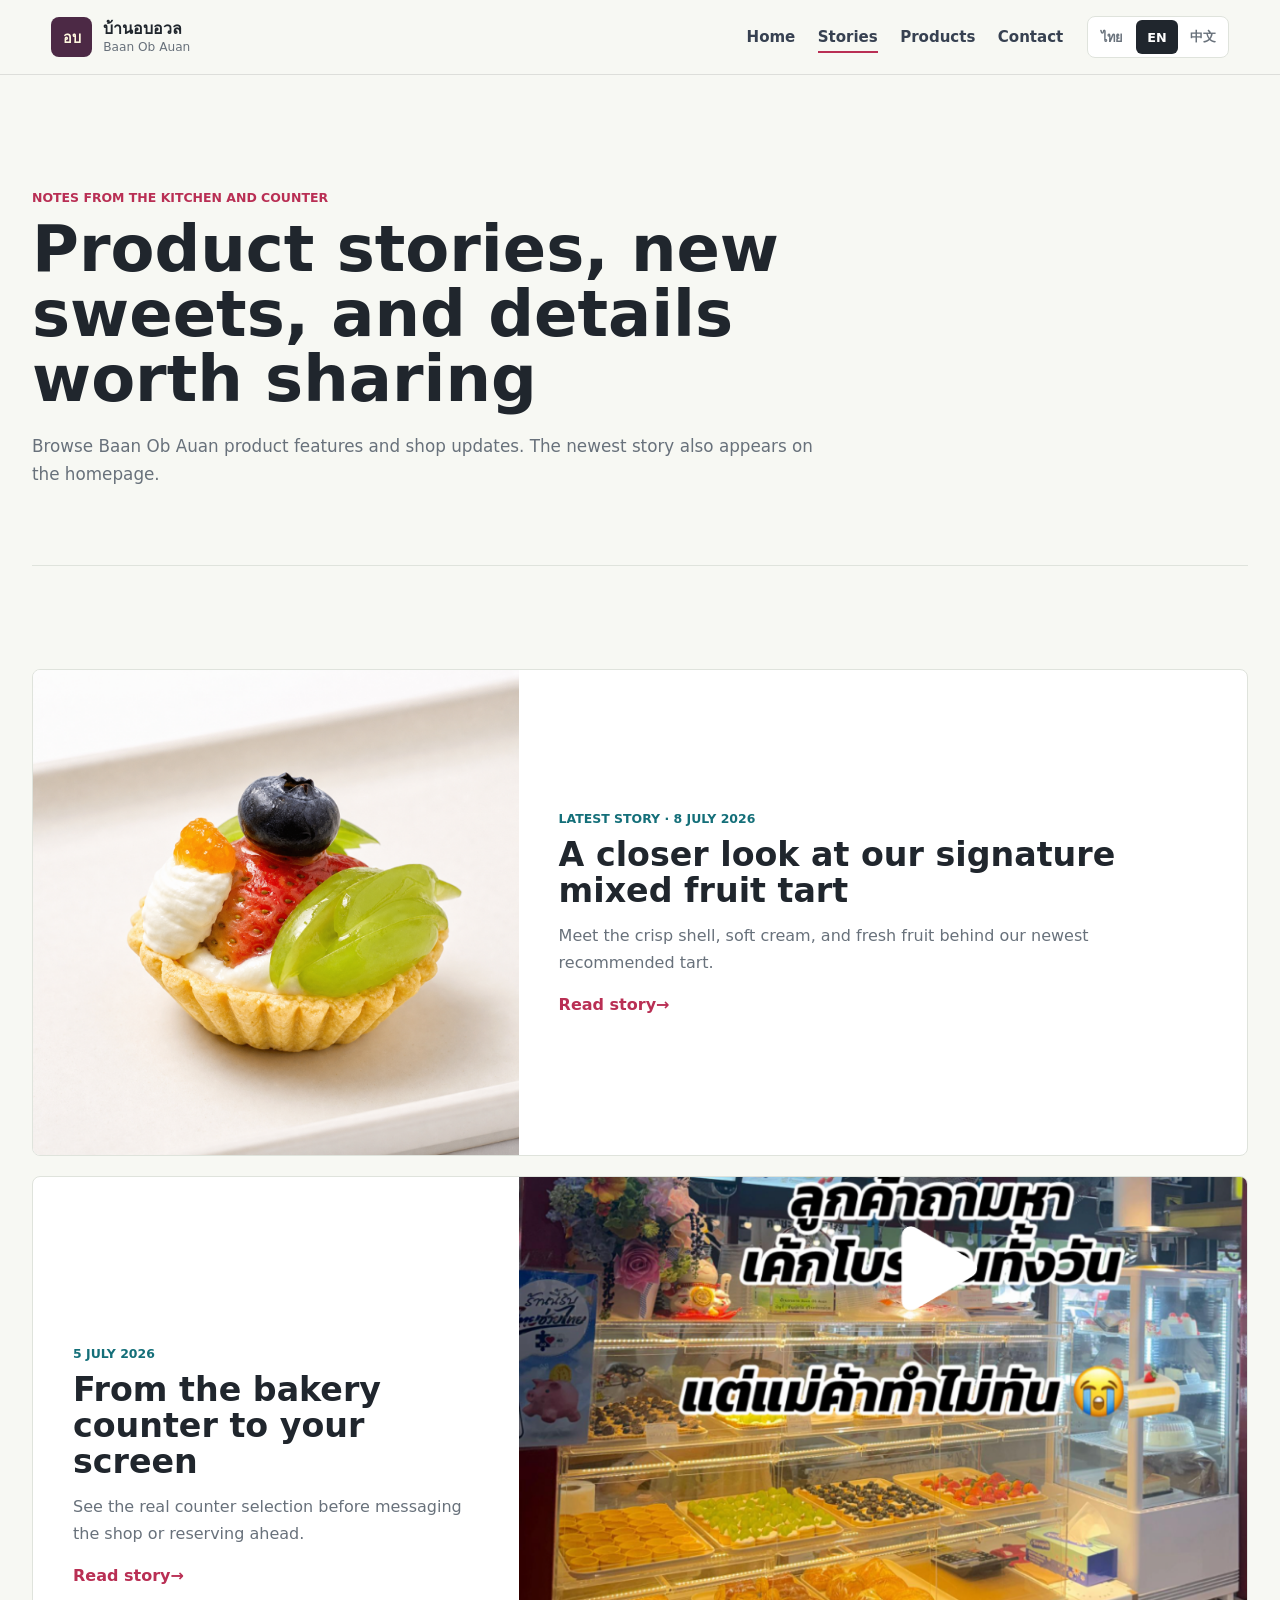
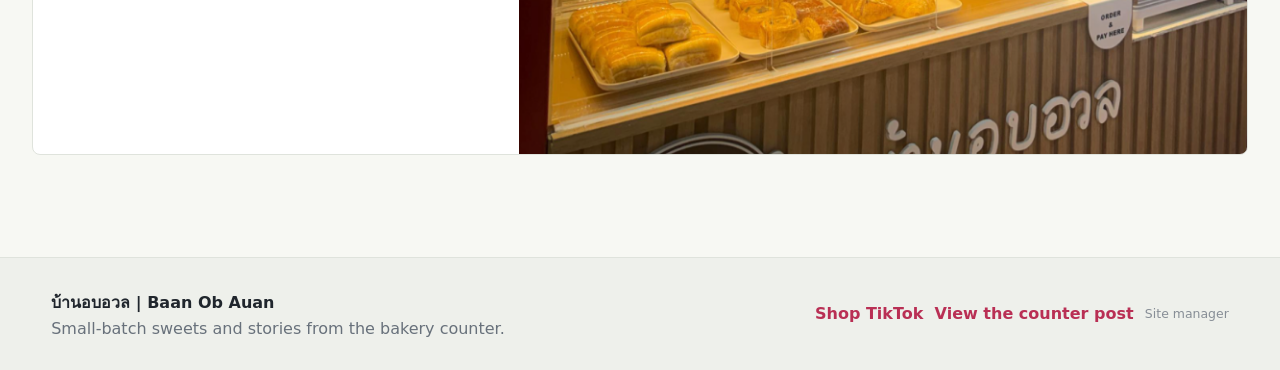
<file: articles.html>
<!doctype html>
<html lang="th">
  <head>
    <meta charset="utf-8">
    <meta name="viewport" content="width=device-width, initial-scale=1">
    <title>เรื่องขนม | บ้านอบอวล</title>
    <meta name="description" content="อ่านเรื่องราว เมนูใหม่ และรายละเอียดขนมจากบ้านอบอวล">
    <meta property="og:type" content="website">
    <meta property="og:title" content="เรื่องขนม | บ้านอบอวล">
    <meta property="og:description" content="เรื่องราวและเมนูใหม่จากบ้านอบอวล">
    <meta property="og:image" content="assets/mixed-fruit-tart-ai.png">
    <link rel="stylesheet" href="styles.css">
  </head>
  <body data-page="articles">
    <header class="site-header" id="site-header"></header>
    <main>
      <section class="page-hero">
        <p class="eyebrow" data-t="articles.eyebrow">Notes from the kitchen and counter</p>
        <h1 data-t="articles.title">Product stories, new sweets, and details worth sharing</h1>
        <p data-t="articles.copy">Browse product features and shop updates.</p>
      </section>
      <section class="section article-list" id="article-list" aria-live="polite"></section>
    </main>
    <footer class="site-footer" id="site-footer"></footer>
    <script src="content.js"></script>
    <script src="site.js"></script>
    <script src="pages.js"></script>
  </body>
</html>
</file>
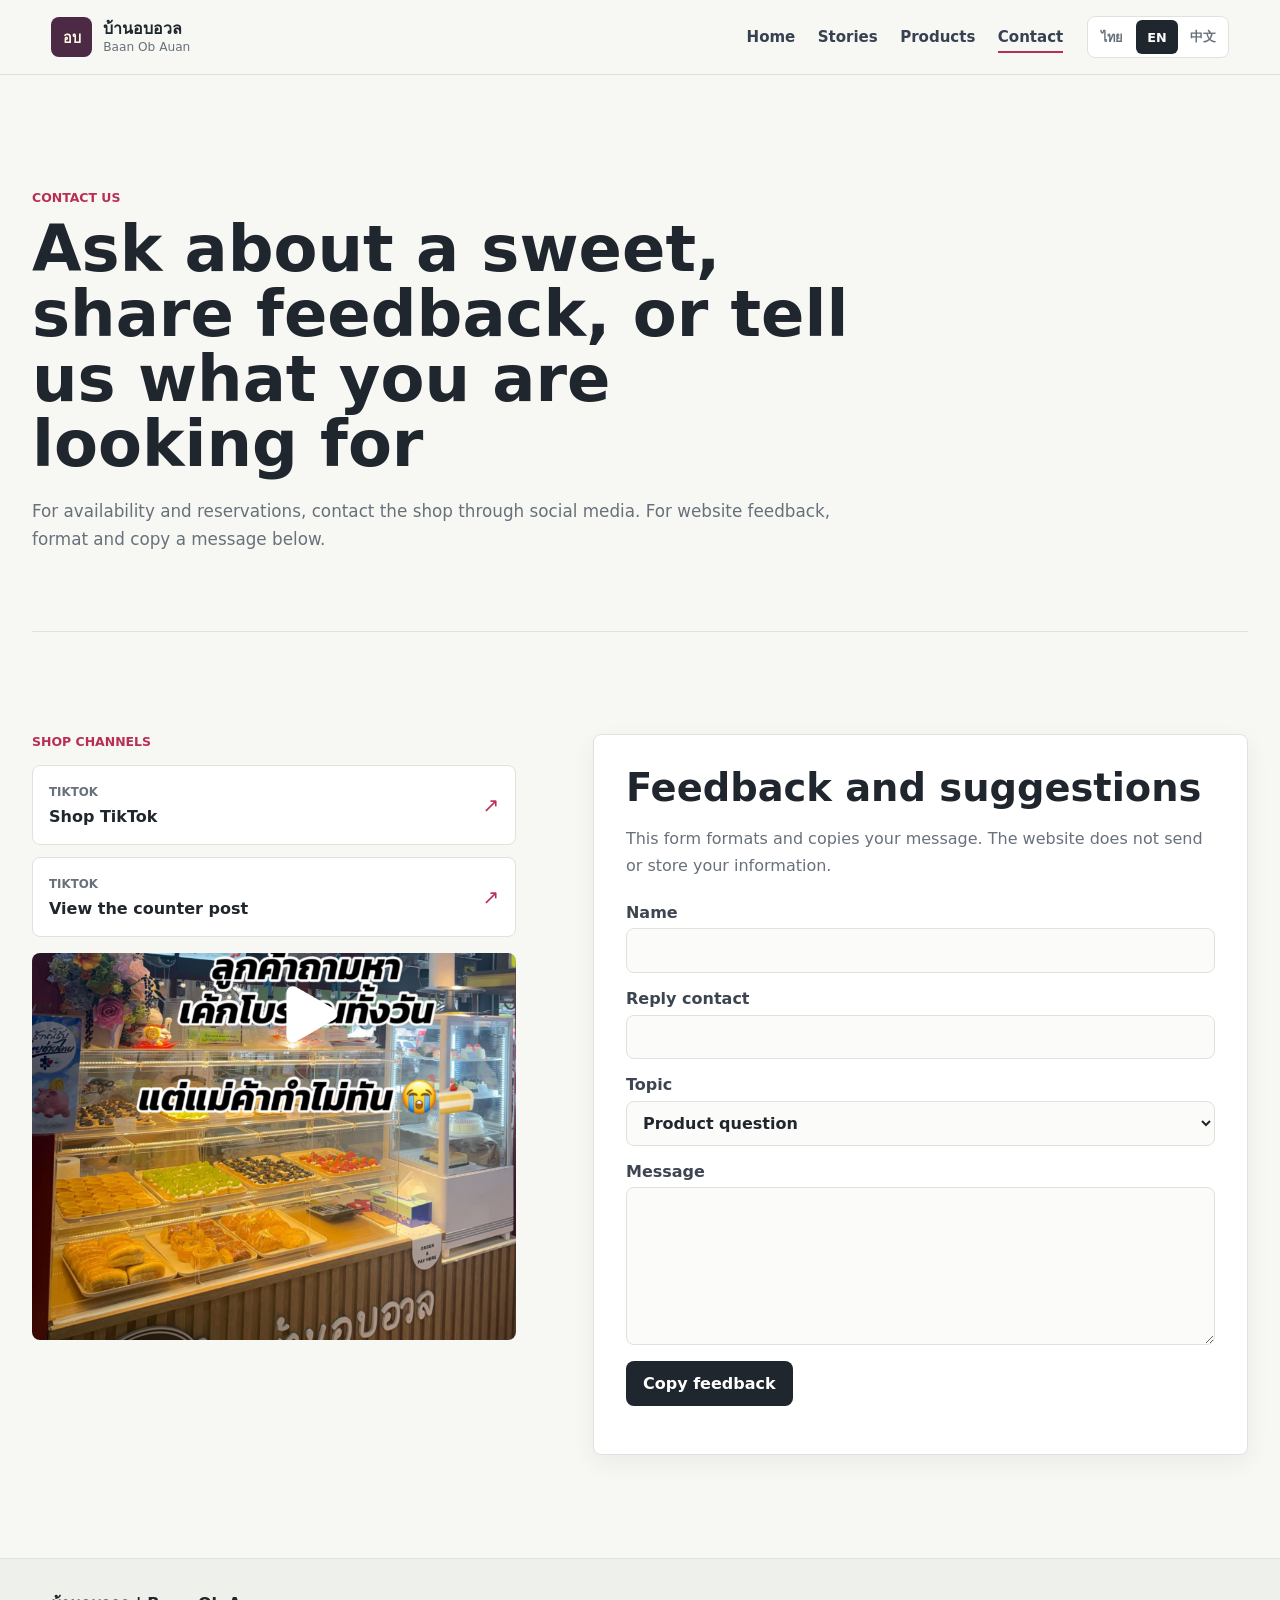
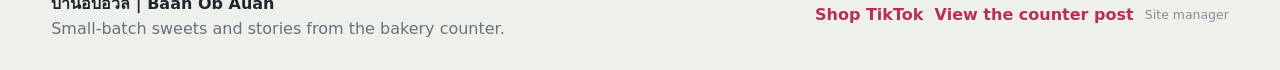
<file: contact.html>
<!doctype html>
<html lang="th">
  <head>
    <meta charset="utf-8">
    <meta name="viewport" content="width=device-width, initial-scale=1">
    <title>ติดต่อบ้านอบอวล</title>
    <meta name="description" content="ติดต่อ สอบถามสินค้า และส่งความคิดเห็นถึงบ้านอบอวล">
    <meta property="og:type" content="website">
    <meta property="og:title" content="ติดต่อบ้านอบอวล">
    <meta property="og:description" content="สอบถามสินค้าและติดต่อบ้านอบอวล">
    <meta property="og:image" content="assets/tiktok-shop-display.png">
    <link rel="stylesheet" href="styles.css">
  </head>
  <body data-page="contact">
    <header class="site-header" id="site-header"></header>
    <main>
      <section class="page-hero contact-hero">
        <p class="eyebrow" data-t="contact.eyebrow">Contact us</p>
        <h1 data-t="contact.title">Ask about a sweet, share feedback, or tell us what you are looking for</h1>
        <p data-t="contact.copy">For availability and reservations, contact the shop through social media.</p>
      </section>
      <section class="section contact-layout">
        <section class="contact-channels">
          <p class="eyebrow" data-t="contact.socialTitle">Shop channels</p>
          <div class="social-grid" id="contact-socials"></div>
          <figure class="contact-photo">
            <img src="assets/tiktok-shop-display.png" alt="Baan Ob Auan bakery counter" loading="lazy">
          </figure>
        </section>
        <section class="feedback-panel">
          <h2 data-t="contact.feedbackTitle">Feedback and suggestions</h2>
          <p data-t="contact.feedbackCopy">This form formats and copies your message. The website does not store it.</p>
          <form class="feedback-form" id="feedback-form">
            <label><span data-t="form.name">Name</span><input type="text" name="name" autocomplete="name"></label>
            <label><span data-t="form.contact">Reply contact</span><input type="text" name="contact" autocomplete="email"></label>
            <label><span data-t="form.topic">Topic</span><select name="topic"><option data-t="form.topicProduct">Product question</option><option data-t="form.topicWebsite">Website suggestion</option><option data-t="form.topicOther">Other</option></select></label>
            <label><span data-t="form.message">Message</span><textarea name="message" rows="7" required></textarea></label>
            <button class="button dark" type="submit" data-t="form.submit">Copy feedback</button>
            <p class="form-status" id="feedback-status" role="status" aria-live="polite"></p>
          </form>
        </section>
      </section>
    </main>
    <footer class="site-footer" id="site-footer"></footer>
    <script src="content.js"></script>
    <script src="site.js"></script>
    <script src="pages.js"></script>
  </body>
</html>
</file>
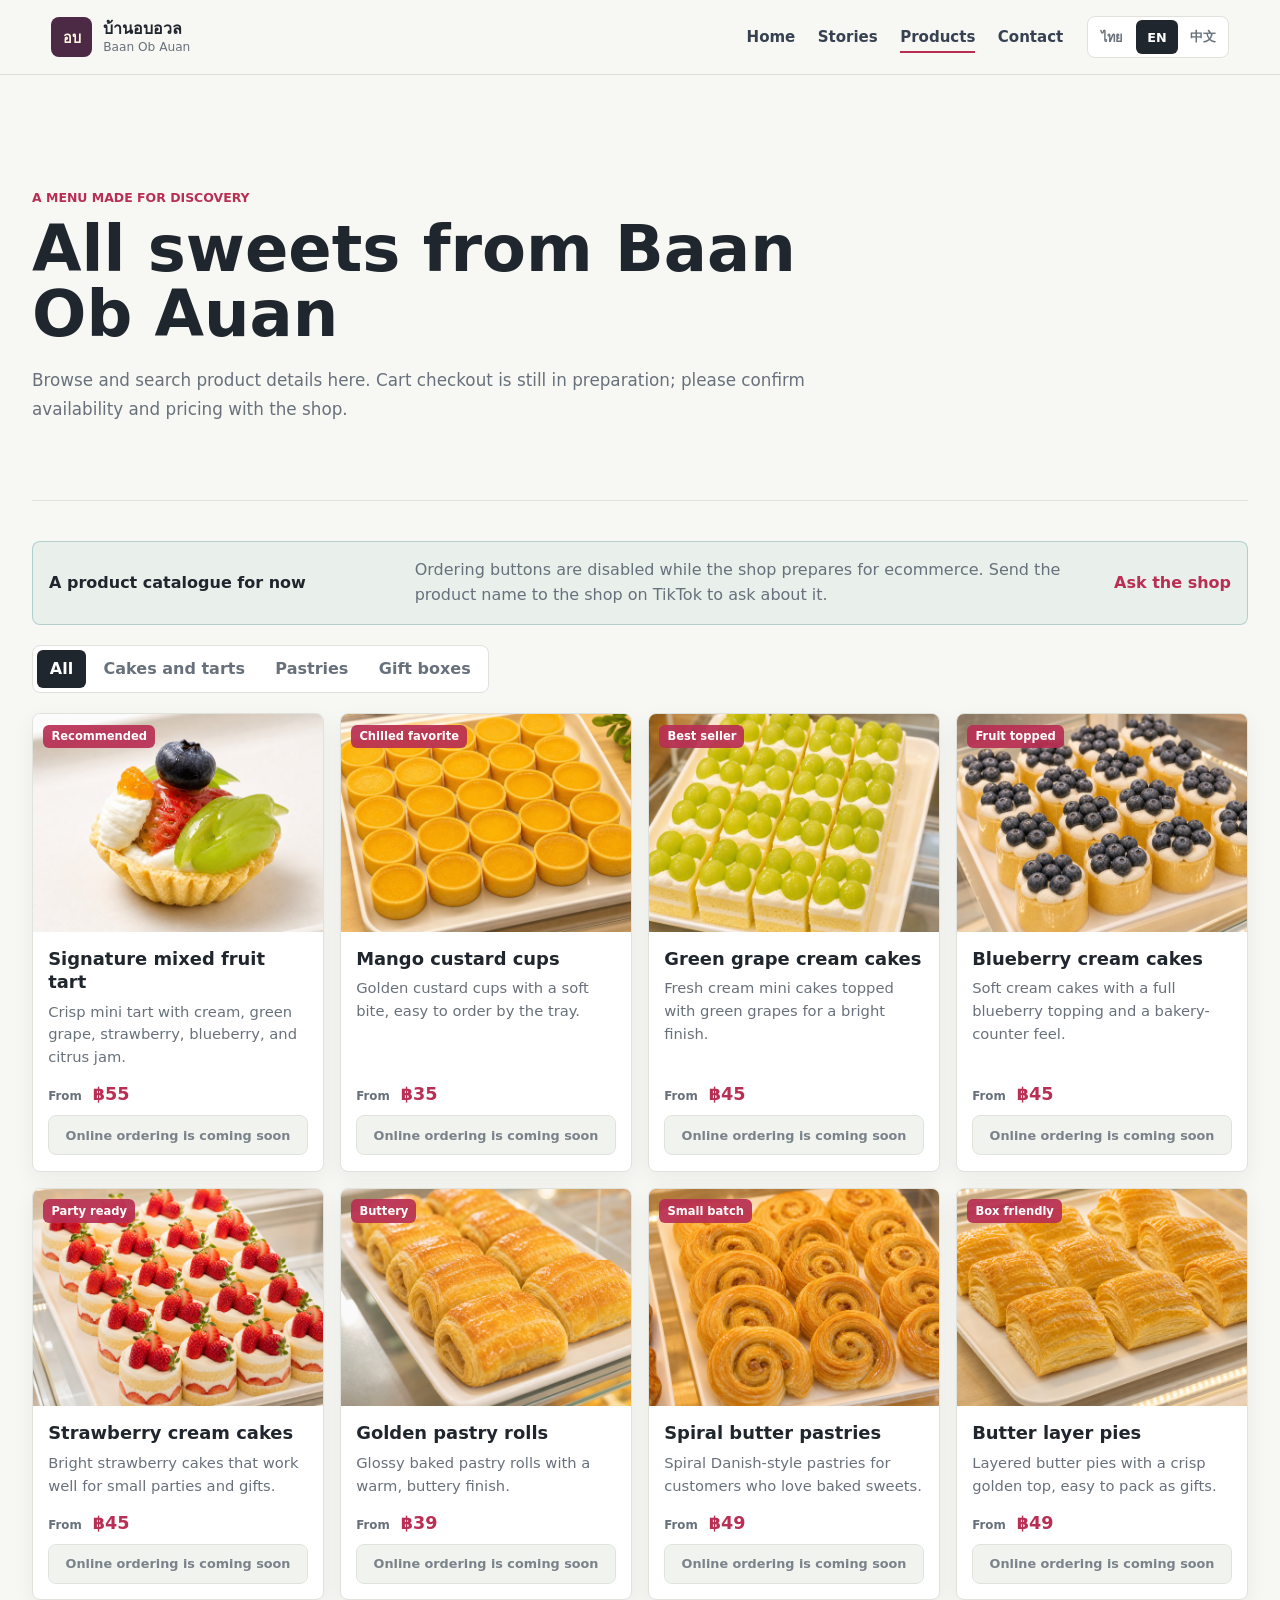
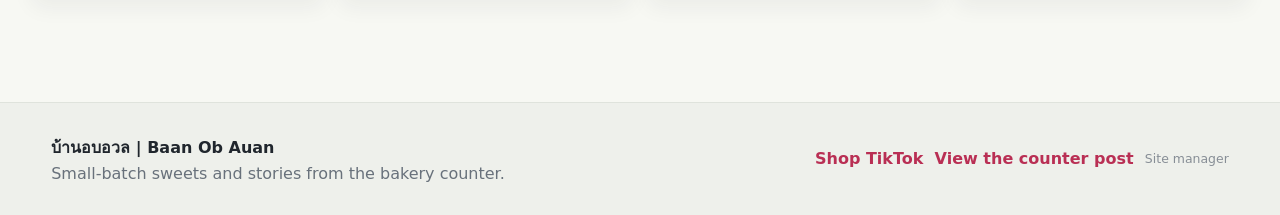
<file: products.html>
<!doctype html>
<html lang="th">
  <head>
    <meta charset="utf-8">
    <meta name="viewport" content="width=device-width, initial-scale=1">
    <title>เมนูขนม | บ้านอบอวล</title>
    <meta name="description" content="รวมทาร์ตผลไม้ เค้กครีมสด คัสตาร์ด และพายอบจากบ้านอบอวล">
    <meta property="og:type" content="website">
    <meta property="og:title" content="เมนูขนม | บ้านอบอวล">
    <meta property="og:description" content="ดูเมนูขนมทั้งหมดจากบ้านอบอวล">
    <meta property="og:image" content="assets/hero-small-products.png">
    <link rel="stylesheet" href="styles.css">
  </head>
  <body data-page="products">
    <header class="site-header" id="site-header"></header>
    <main>
      <section class="page-hero product-page-hero">
        <p class="eyebrow" data-t="products.eyebrow">A menu made for discovery</p>
        <h1 data-t="products.title">All sweets from Baan Ob Auan</h1>
        <p data-t="products.copy">Browse product details here. Online checkout is still in preparation.</p>
      </section>
      <section class="section product-catalogue">
        <aside class="catalogue-notice">
          <strong data-t="products.noticeTitle">A product catalogue for now</strong>
          <p data-t="products.noticeCopy">Ordering buttons are disabled while the shop prepares for ecommerce.</p>
          <a class="text-link" href="contact.html" data-t="common.askShop">Ask the shop</a>
        </aside>
        <div class="filter-tabs" role="group" aria-label="Product filters">
          <button class="active" type="button" data-filter="all" data-t="filter.all">All</button>
          <button type="button" data-filter="cake" data-t="filter.cake">Cakes and tarts</button>
          <button type="button" data-filter="pastry" data-t="filter.pastry">Pastries</button>
          <button type="button" data-filter="gift" data-t="filter.gift">Gift boxes</button>
        </div>
        <div class="product-grid" id="product-grid" aria-live="polite"></div>
      </section>
    </main>
    <footer class="site-footer" id="site-footer"></footer>
    <script src="content.js"></script>
    <script src="site.js"></script>
    <script src="pages.js"></script>
  </body>
</html>
</file>
<file: styles.css>
:root {
  --ink: #20262d;
  --muted: #68717b;
  --paper: #f7f8f3;
  --surface: #ffffff;
  --line: #dfe3dc;
  --butter: #f3c63f;
  --berry: #b92f54;
  --leaf: #497733;
  --teal: #146f79;
  --plum: #4c2945;
  --shadow: 0 16px 42px rgba(28, 38, 44, 0.12);
  color: var(--ink);
  background: var(--paper);
  font-family: Inter, "Noto Sans Thai", "Noto Sans TC", ui-sans-serif, system-ui, -apple-system, BlinkMacSystemFont, "Segoe UI", sans-serif;
}

* { box-sizing: border-box; }
html { scroll-behavior: smooth; }
body { min-width: 320px; margin: 0; background: var(--paper); }
a { color: inherit; text-decoration: none; }
button, input, select, textarea { font: inherit; }
button { cursor: pointer; }
img { display: block; max-width: 100%; }
h1, h2, h3, p { overflow-wrap: anywhere; }
h1, h2, h3 { letter-spacing: 0; }
h1 { margin: 0; font-size: clamp(2.35rem, 6vw, 5.3rem); line-height: 1.02; }
h2 { margin: 0; font-size: clamp(1.85rem, 3.7vw, 3.45rem); line-height: 1.08; }
h3 { margin: 0; font-size: 1.12rem; line-height: 1.3; }

.site-header {
  position: sticky;
  top: 0;
  z-index: 30;
  display: grid;
  grid-template-columns: minmax(12rem, 1fr) auto auto;
  gap: 1.5rem;
  align-items: center;
  min-height: 4.7rem;
  padding: 0.65rem clamp(1rem, 4vw, 3.5rem);
  border-bottom: 1px solid rgba(32, 38, 45, 0.12);
  background: rgba(247, 248, 243, 0.94);
  backdrop-filter: blur(16px);
}

.brand { display: inline-flex; gap: 0.7rem; align-items: center; width: max-content; }
.brand-mark {
  display: grid;
  width: 2.55rem;
  height: 2.55rem;
  place-items: center;
  border-radius: 8px;
  background: var(--plum);
  color: #fff8df;
  font-size: 0.9rem;
  font-weight: 900;
}
.brand-copy strong, .brand-copy small { display: block; }
.brand-copy strong { line-height: 1.1; }
.brand-copy small { margin-top: 0.12rem; color: var(--muted); font-size: 0.76rem; }
.nav-links { display: flex; gap: 1.4rem; align-items: center; }
.nav-links a { position: relative; padding: 0.65rem 0; color: #374151; font-size: 0.94rem; font-weight: 750; }
.nav-links a[aria-current="page"]::after {
  position: absolute;
  right: 0;
  bottom: 0.2rem;
  left: 0;
  height: 2px;
  background: var(--berry);
  content: "";
}
.menu-button { display: none; }

.language-switch { display: inline-flex; gap: 0.2rem; padding: 0.2rem; border: 1px solid var(--line); border-radius: 8px; background: var(--surface); }
.language-switch button { min-width: 2.6rem; min-height: 2.15rem; border: 0; border-radius: 6px; padding: 0.35rem 0.55rem; background: transparent; color: var(--muted); font-size: 0.8rem; font-weight: 800; }
.language-switch button.active { background: var(--ink); color: #fff; }

.hero { position: relative; display: grid; min-height: min(45rem, 82vh); overflow: hidden; isolation: isolate; }
.hero-image, .hero-overlay { position: absolute; inset: 0; width: 100%; height: 100%; }
.hero-image { z-index: -2; object-fit: cover; object-position: center; }
.hero-overlay { z-index: -1; background: linear-gradient(90deg, rgba(19, 22, 28, 0.88), rgba(19, 22, 28, 0.52) 46%, rgba(19, 22, 28, 0.08)); }
.hero-content { width: min(48rem, calc(100% - 2rem)); align-self: center; margin-left: clamp(1rem, 6vw, 5.5rem); padding: 5rem 0; color: #fff; }
.hero-content h1 { max-width: 14ch; }
.hero-copy { max-width: 42rem; margin: 1.2rem 0 0; color: rgba(255, 255, 255, 0.9); font-size: clamp(1.05rem, 1.8vw, 1.35rem); line-height: 1.65; }
.hero-actions { display: flex; flex-wrap: wrap; gap: 0.7rem; margin-top: 1.5rem; }

.eyebrow { margin: 0 0 0.7rem; color: var(--berry); font-size: 0.78rem; font-weight: 900; text-transform: uppercase; }
.hero .eyebrow { color: var(--butter); }
.button { display: inline-flex; min-height: 2.85rem; align-items: center; justify-content: center; border: 1px solid transparent; border-radius: 8px; padding: 0.72rem 1rem; font-weight: 850; }
.button.primary { background: var(--butter); color: #241d0a; }
.button.dark { background: var(--ink); color: #fff; }
.button.ghost { border-color: rgba(255, 255, 255, 0.5); background: rgba(255, 255, 255, 0.12); color: #fff; }
.text-link { display: inline-flex; align-items: center; width: max-content; max-width: 100%; color: var(--berry); font-weight: 850; }

.trust-strip {
  position: relative;
  z-index: 2;
  display: grid;
  grid-template-columns: repeat(3, 1fr);
  width: min(76rem, calc(100% - 2rem));
  margin: -2.5rem auto 0;
  overflow: hidden;
  border: 1px solid var(--line);
  border-radius: 8px;
  background: var(--line);
  box-shadow: var(--shadow);
}
.trust-strip > div { min-height: 7.1rem; padding: 1.2rem; background: var(--surface); }
.trust-strip strong, .trust-strip span { display: block; }
.trust-strip strong { margin-bottom: 0.35rem; color: var(--teal); font-size: 1.05rem; }
.trust-strip span { color: var(--muted); line-height: 1.5; }

.section { width: min(76rem, calc(100% - 2rem)); margin: 0 auto; padding: clamp(4rem, 8vw, 7rem) 0; }
.section-heading { max-width: 48rem; margin-bottom: 1.5rem; }
.section-heading > p:last-child, .page-hero > p:last-child, .feature-copy > p, .feedback-panel > p { color: var(--muted); line-height: 1.7; }
.heading-row { display: flex; gap: 2rem; align-items: end; justify-content: space-between; max-width: none; }
.heading-row > div { max-width: 48rem; }
.compact-heading { max-width: 36rem; }
.compact-heading .text-link { margin-top: 0.8rem; }

.product-grid { display: grid; grid-template-columns: repeat(4, minmax(0, 1fr)); gap: 1rem; }
.product-card { display: grid; grid-template-rows: auto 1fr auto; min-width: 0; overflow: hidden; border: 1px solid var(--line); border-radius: 8px; background: var(--surface); box-shadow: 0 7px 22px rgba(28, 38, 44, 0.06); }
.product-media { position: relative; aspect-ratio: 4 / 3; overflow: hidden; background: #edf0ea; }
.product-media img { width: 100%; height: 100%; object-fit: cover; transition: transform 220ms ease; }
.product-media:hover img { transform: scale(1.025); }
.product-badge { position: absolute; top: 0.65rem; left: 0.65rem; max-width: calc(100% - 1.3rem); border-radius: 6px; padding: 0.3rem 0.5rem; background: rgba(185, 47, 84, 0.92); color: #fff; font-size: 0.72rem; font-weight: 850; }
.product-body { padding: 0.95rem; }
.product-body p { margin: 0.45rem 0 0; color: var(--muted); font-size: 0.92rem; line-height: 1.55; }
.product-footer { display: grid; gap: 0.7rem; padding: 0 0.95rem 0.95rem; }
.price { color: var(--berry); font-size: 1.1rem; font-weight: 900; }
.price small { margin-right: 0.3rem; color: var(--muted); font-size: 0.74rem; font-weight: 750; }
.coming-soon-button { width: 100%; min-height: 2.5rem; border: 1px solid var(--line); border-radius: 8px; padding: 0.55rem; background: #f1f3ef; color: #7a828a; font-size: 0.8rem; font-weight: 800; cursor: not-allowed; }

.video-feature { display: grid; grid-template-columns: minmax(20rem, 0.9fr) minmax(0, 1fr); gap: clamp(2rem, 6vw, 5rem); align-items: center; }
.video-frame { width: min(100%, 34rem); aspect-ratio: 4 / 3; justify-self: center; overflow: hidden; border: 1px solid var(--line); border-radius: 8px; background: var(--surface); box-shadow: var(--shadow); }
.video-frame video { display: block; width: 100%; height: 100%; object-fit: cover; background: var(--surface); }
.feature-copy { max-width: 36rem; }
.feature-copy p { margin: 1rem 0 0; }
.feature-copy .button { margin-top: 1.4rem; }

.article-band { background: #edf2ee; border-top: 1px solid var(--line); border-bottom: 1px solid var(--line); }
.article-feature-wrap { display: grid; grid-template-columns: minmax(17rem, 0.7fr) minmax(0, 1.3fr); gap: clamp(2rem, 5vw, 4rem); align-items: center; }
.article-card { display: grid; grid-template-columns: minmax(16rem, 0.8fr) minmax(0, 1.2fr); overflow: hidden; border: 1px solid var(--line); border-radius: 8px; background: var(--surface); }
.article-media { min-height: 20rem; overflow: hidden; background: #eceee9; }
.article-media img { width: 100%; height: 100%; object-fit: cover; }
.article-card-body { display: flex; flex-direction: column; align-items: flex-start; justify-content: center; padding: clamp(1.3rem, 4vw, 2.5rem); }
.article-card-body h2 { font-size: clamp(1.45rem, 2.6vw, 2.35rem); }
.article-card-body > p:not(.article-meta) { margin: 0.8rem 0 1.2rem; color: var(--muted); line-height: 1.7; }
.article-meta { margin: 0 0 0.7rem; color: var(--teal); font-size: 0.78rem; font-weight: 850; text-transform: uppercase; }

.social-section { display: grid; grid-template-columns: minmax(16rem, 0.75fr) minmax(0, 1.25fr); gap: clamp(2rem, 6vw, 5rem); align-items: center; }
.social-grid { display: grid; gap: 0.75rem; }
.social-link { display: grid; grid-template-columns: 1fr auto; gap: 0.2rem 1rem; align-items: center; min-height: 5rem; border: 1px solid var(--line); border-radius: 8px; padding: 1rem; background: var(--surface); transition: border-color 180ms ease, transform 180ms ease; }
.social-link:hover { border-color: var(--teal); transform: translateY(-2px); }
.social-network { grid-column: 1; color: var(--muted); font-size: 0.74rem; font-weight: 800; text-transform: uppercase; }
.social-link strong { grid-column: 1; }
.social-link > span:last-child { grid-column: 2; grid-row: 1 / 3; color: var(--berry); font-size: 1.25rem; }

.page-hero { width: min(76rem, calc(100% - 2rem)); margin: 0 auto; padding: clamp(4.5rem, 9vw, 8rem) 0 clamp(3rem, 6vw, 5rem); border-bottom: 1px solid var(--line); }
.page-hero h1 { max-width: 19ch; font-size: clamp(2.4rem, 5vw, 4.8rem); }
.page-hero > p:last-child { max-width: 50rem; margin: 1.2rem 0 0; font-size: 1.05rem; }
.article-list { display: grid; gap: 1.25rem; }
.article-list .article-card:nth-child(even) .article-media { order: 2; }

.product-catalogue { padding-top: 2.5rem; }
.catalogue-notice { display: grid; grid-template-columns: minmax(12rem, 0.5fr) minmax(0, 1fr) auto; gap: 1rem 2rem; align-items: center; margin-bottom: 1.25rem; border: 1px solid rgba(20, 111, 121, 0.26); border-radius: 8px; padding: 1rem; background: rgba(20, 111, 121, 0.06); }
.catalogue-notice p { margin: 0; color: var(--muted); line-height: 1.55; }
.filter-tabs { display: flex; width: max-content; max-width: 100%; gap: 0.3rem; margin-bottom: 1.25rem; overflow-x: auto; border: 1px solid var(--line); border-radius: 8px; padding: 0.25rem; background: var(--surface); }
.filter-tabs button { min-height: 2.4rem; border: 0; border-radius: 6px; padding: 0.55rem 0.8rem; background: transparent; color: var(--muted); font-weight: 800; white-space: nowrap; }
.filter-tabs button.active { background: var(--ink); color: #fff; }

.article-page { max-width: 66rem; }
.breadcrumbs { display: flex; gap: 0.5rem; align-items: center; margin-bottom: 2rem; color: var(--muted); font-size: 0.9rem; }
.breadcrumbs a { color: var(--berry); font-weight: 800; }
.article-header { max-width: 54rem; margin: 0 auto; text-align: center; }
.article-header h1 { font-size: clamp(2.25rem, 5vw, 4.4rem); }
.article-intro { color: var(--muted); font-size: 1.15rem; line-height: 1.7; }
.article-cover { margin: 3rem 0; }
.article-cover img { width: 100%; max-height: 38rem; border-radius: 8px; object-fit: cover; box-shadow: var(--shadow); }
.article-prose { width: min(44rem, 100%); margin: 0 auto; }
.article-prose p { color: #3d4650; font-size: 1.08rem; line-height: 1.9; }
.article-cta { display: flex; gap: 2rem; align-items: center; justify-content: space-between; width: min(48rem, 100%); margin: 3rem auto 0; border-top: 1px solid var(--line); border-bottom: 1px solid var(--line); padding: 1.2rem 0; }
.article-cta p { margin: 0.25rem 0 0; color: var(--muted); }

.contact-layout { display: grid; grid-template-columns: minmax(18rem, 0.85fr) minmax(0, 1.15fr); gap: clamp(2rem, 6vw, 5rem); align-items: start; }
.contact-channels .social-grid { margin-top: 1rem; }
.contact-photo { margin: 1rem 0 0; overflow: hidden; border-radius: 8px; }
.contact-photo img { width: 100%; aspect-ratio: 5 / 4; object-fit: cover; }
.feedback-panel { border: 1px solid var(--line); border-radius: 8px; padding: clamp(1.2rem, 4vw, 2rem); background: var(--surface); box-shadow: 0 8px 25px rgba(28, 38, 44, 0.06); }
.feedback-panel h2 { font-size: clamp(1.6rem, 3vw, 2.5rem); }
.feedback-form { display: grid; gap: 1rem; margin-top: 1.5rem; }
.feedback-form label { display: grid; gap: 0.4rem; color: #3d4650; font-weight: 800; }
.feedback-form input, .feedback-form select, .feedback-form textarea { width: 100%; min-height: 2.8rem; border: 1px solid var(--line); border-radius: 8px; padding: 0.7rem 0.75rem; background: #fbfcfa; color: var(--ink); }
.feedback-form textarea { resize: vertical; }
.feedback-form .button { width: max-content; }
.form-status { margin: 0; color: var(--teal); font-weight: 800; white-space: pre-wrap; }

.site-footer { display: flex; gap: 2rem; align-items: center; justify-content: space-between; padding: 2rem clamp(1rem, 4vw, 3.5rem); border-top: 1px solid var(--line); background: #eef0eb; color: var(--muted); }
.site-footer > div:first-child strong, .site-footer > div:first-child span { display: block; }
.site-footer > div:first-child strong { margin-bottom: 0.2rem; color: var(--ink); }
.footer-links { display: flex; flex-wrap: wrap; gap: 0.7rem; align-items: center; }
.footer-links .social-link { display: inline-flex; min-height: auto; border: 0; padding: 0; background: transparent; color: var(--berry); }
.footer-links .social-link .social-network, .footer-links .social-link > span:last-child { display: none; }
.footer-links .admin-link { color: #878e96; font-size: 0.78rem; }

@media (max-width: 1040px) {
  .product-grid { grid-template-columns: repeat(3, minmax(0, 1fr)); }
  .home-products .product-card:nth-child(n + 4) { display: none; }
}

@media (max-width: 820px) {
  .site-header { grid-template-columns: 1fr auto; gap: 0.7rem; }
  .menu-button { display: inline-flex; min-height: 2.4rem; align-items: center; border: 1px solid var(--line); border-radius: 8px; padding: 0.45rem 0.7rem; background: var(--surface); color: var(--ink); font-weight: 800; }
  .nav-links { display: none; grid-column: 1 / -1; order: 4; grid-template-columns: repeat(4, 1fr); gap: 0.25rem; border-top: 1px solid var(--line); padding-top: 0.55rem; }
  .nav-links.open { display: grid; }
  .nav-links a { text-align: center; }
  .language-switch { grid-column: 1 / -1; order: 3; width: 100%; }
  .language-switch button { flex: 1; }
  .trust-strip, .video-feature, .article-feature-wrap, .social-section, .contact-layout { grid-template-columns: 1fr; }
  .trust-strip { margin-top: -1.5rem; }
  .product-grid { grid-template-columns: repeat(2, minmax(0, 1fr)); }
  .home-products .product-card:nth-child(n + 4) { display: grid; }
  .video-frame { width: min(100%, 32rem); }
  .article-card { grid-template-columns: 1fr; }
  .article-list .article-card:nth-child(even) .article-media { order: 0; }
  .article-media { min-height: 0; aspect-ratio: 4 / 3; }
  .catalogue-notice { grid-template-columns: 1fr auto; }
  .catalogue-notice p { grid-column: 1 / -1; grid-row: 2; }
}

@media (max-width: 560px) {
  .site-header { min-height: 4.2rem; padding: 0.55rem 0.75rem; }
  .brand-mark { width: 2.25rem; height: 2.25rem; }
  .hero { min-height: 36rem; }
  .hero-overlay { background: linear-gradient(90deg, rgba(19, 22, 28, 0.88), rgba(19, 22, 28, 0.46)); }
  .hero-content { width: calc(100% - 1.5rem); margin: 0 auto; padding: 4rem 0; }
  .hero-content h1 { max-width: 13ch; font-size: clamp(2.3rem, 11vw, 3.35rem); }
  .hero-actions .button { width: 100%; }
  .trust-strip { width: calc(100% - 1rem); }
  .trust-strip > div { min-height: 0; padding: 1rem; }
  .section, .page-hero { width: calc(100% - 1rem); }
  .heading-row { display: block; }
  .heading-row .text-link { margin-top: 1rem; }
  .product-grid { grid-template-columns: 1fr; }
  .product-card { grid-template-columns: minmax(8.5rem, 0.9fr) minmax(0, 1.1fr); grid-template-rows: 1fr auto; }
  .product-media { grid-row: 1 / 3; height: 100%; aspect-ratio: auto; }
  .product-body { padding: 0.8rem; }
  .product-body p { font-size: 0.84rem; }
  .product-footer { padding: 0 0.8rem 0.8rem; }
  .coming-soon-button { font-size: 0.74rem; }
  .video-feature { gap: 1.5rem; }
  .article-feature-wrap { gap: 1.5rem; }
  .article-card-body { padding: 1.1rem; }
  .article-card-body h2 { font-size: 1.45rem; }
  .page-hero { padding-top: 3.5rem; }
  .page-hero h1 { font-size: clamp(2.1rem, 10vw, 3rem); }
  .catalogue-notice { grid-template-columns: 1fr; }
  .catalogue-notice p { grid-column: auto; grid-row: auto; }
  .article-cta, .site-footer { align-items: flex-start; flex-direction: column; }
  .article-cta .button, .feedback-form .button { width: 100%; }
  .site-footer { gap: 1rem; }
}

/* Immersive home */
.home-immersive { background: #f4f5ef; }
.home-immersive .site-header {
  position: fixed;
  width: 100%;
  color: #fff;
  transition: background-color 220ms ease, border-color 220ms ease, color 220ms ease;
}
.home-immersive .site-header:not(.is-scrolled) { border-color: rgba(255, 255, 255, 0.22); background: rgba(18, 24, 24, 0.2); backdrop-filter: blur(9px); }
.home-immersive .site-header.is-scrolled { background: rgba(247, 248, 243, 0.96); color: var(--ink); }
.home-immersive .site-header:not(.is-scrolled) .brand-copy small,
.home-immersive .site-header:not(.is-scrolled) .nav-links a { color: rgba(255, 255, 255, 0.88); }
.home-immersive .site-header:not(.is-scrolled) .nav-links a[aria-current="page"]::after { background: var(--butter); }
.home-immersive .site-header:not(.is-scrolled) .language-switch { border-color: rgba(255, 255, 255, 0.32); background: rgba(17, 23, 23, 0.36); }
.home-immersive .site-header:not(.is-scrolled) .language-switch button { color: rgba(255, 255, 255, 0.78); }
.home-immersive .site-header:not(.is-scrolled) .language-switch button.active { background: var(--butter); color: #211d10; }
.home-immersive .site-header:not(.is-scrolled) .menu-button { border-color: rgba(255, 255, 255, 0.35); background: rgba(17, 23, 23, 0.38); color: #fff; }

.immersive-hero { position: relative; display: grid; min-height: 46rem; height: 100svh; overflow: hidden; isolation: isolate; }
.immersive-hero-media,
.immersive-hero-shade { position: absolute; inset: 0; }
.immersive-hero-media { z-index: -2; transform: translateY(var(--hero-shift, 0)) scale(1.06); transform-origin: center; }
.immersive-hero-media img { width: 100%; height: 100%; object-fit: cover; object-position: center; }
.immersive-hero-shade { z-index: -1; background: linear-gradient(90deg, rgba(19, 24, 24, 0.82) 0%, rgba(19, 24, 24, 0.58) 38%, rgba(19, 24, 24, 0.12) 72%), linear-gradient(0deg, rgba(19, 24, 24, 0.58), transparent 48%); }
.immersive-hero-content { width: min(48rem, calc(100% - 2rem)); align-self: end; margin: 0 0 clamp(4.5rem, 10vh, 7rem) clamp(1rem, 6vw, 5.5rem); color: #fff; }
.immersive-hero .eyebrow { color: var(--butter); }
.immersive-hero h1 { max-width: 12ch; font-size: 5.4rem; line-height: 0.98; }
.immersive-hero-copy { max-width: 40rem; margin: 1.25rem 0 0; color: rgba(255, 255, 255, 0.88); font-size: 1.25rem; line-height: 1.65; }
.scroll-cue { position: absolute; right: clamp(1rem, 4vw, 3.5rem); bottom: 2rem; display: flex; gap: 0.8rem; align-items: center; color: #fff; font-size: 0.78rem; font-weight: 850; }
.scroll-cue-line { position: relative; display: block; width: 3.4rem; height: 1px; overflow: hidden; background: rgba(255, 255, 255, 0.42); }
.scroll-cue-line::after { position: absolute; inset: 0; background: var(--butter); content: ""; animation: cue-line 1.8s ease-in-out infinite; }
@keyframes cue-line { 0% { transform: translateX(-110%); } 55%, 100% { transform: translateX(110%); } }

.bakery-manifesto { padding: 8rem clamp(1rem, 6vw, 6rem) 0; background: #f2c846; color: #292616; }
.bakery-manifesto-inner { display: grid; grid-template-columns: minmax(0, 1.5fr) minmax(18rem, 0.5fr); gap: 3rem; align-items: end; width: min(86rem, 100%); margin: 0 auto; }
.bakery-manifesto .eyebrow { grid-column: 1 / -1; margin-bottom: 0; color: var(--berry); }
.bakery-manifesto h2 { max-width: 17ch; font-size: 4.4rem; }
.manifesto-copy { margin: 0 0 0.35rem; color: #51491e; font-size: 1.08rem; line-height: 1.8; }
.immersive-trust { display: grid; grid-template-columns: repeat(3, 1fr); width: min(86rem, 100%); margin: 5rem auto 0; border-top: 1px solid rgba(41, 38, 22, 0.34); }
.immersive-trust > div { min-height: 10rem; padding: 1.5rem 2rem 2.2rem 0; }
.immersive-trust > div + div { border-left: 1px solid rgba(41, 38, 22, 0.34); padding-left: 2rem; }
.immersive-trust strong,
.immersive-trust span { display: block; }
.immersive-trust strong { margin-bottom: 0.55rem; font-size: 1.08rem; }
.immersive-trust span { color: #5f5627; line-height: 1.6; }

.immersive-showcase { background: #1b2523; color: #fff; }
.showcase-intro { display: flex; gap: 3rem; align-items: end; justify-content: space-between; width: min(76rem, calc(100% - 2rem)); margin: 0 auto; padding: 7rem 0 4rem; }
.showcase-intro > div { max-width: 50rem; }
.showcase-intro h2 { max-width: 18ch; font-size: 4.1rem; }
.showcase-intro p:last-child { max-width: 36rem; margin: 1rem 0 0; color: rgba(255, 255, 255, 0.65); font-size: 1.05rem; line-height: 1.7; }
.showcase-intro .eyebrow { color: #f2c846; }
.showcase-intro .text-link { color: #ff87a6; }
.showcase-layout { display: grid; grid-template-columns: minmax(0, 1.18fr) minmax(25rem, 0.82fr); align-items: start; }
.showcase-sticky { position: sticky; top: 0; height: 100svh; overflow: hidden; background: #edf0e8; }
.showcase-visuals,
.showcase-visual { position: absolute; inset: 0; }
.showcase-visual { margin: 0; opacity: 0; transform: scale(1.035); transition: opacity 520ms ease, transform 900ms cubic-bezier(0.2, 0.7, 0.2, 1); }
.showcase-visual.active { opacity: 1; transform: scale(1); }
.showcase-visual img { width: 100%; height: 100%; object-fit: cover; }
.showcase-counter { position: absolute; right: 1.5rem; bottom: 1.4rem; z-index: 3; border-bottom: 2px solid var(--berry); padding-bottom: 0.35rem; color: #252b2a; font-size: 0.82rem; font-weight: 900; }
.showcase-steps { min-width: 0; }
.showcase-step { display: flex; min-height: 100svh; flex-direction: column; align-items: flex-start; justify-content: center; border-top: 1px solid rgba(255, 255, 255, 0.14); padding: 6rem clamp(2rem, 5vw, 5rem); transition: background-color 240ms ease; }
.showcase-step.active { background: #26312f; }
.showcase-step-number { margin-bottom: 2.2rem; color: rgba(255, 255, 255, 0.3); font-size: 0.8rem; font-weight: 900; }
.showcase-step .product-badge { position: static; max-width: 100%; margin-bottom: 1rem; background: var(--berry); }
.showcase-step h3 { max-width: 13ch; font-size: 3rem; line-height: 1.08; }
.showcase-step > p { max-width: 34rem; margin: 1rem 0 0; color: rgba(255, 255, 255, 0.66); font-size: 1.02rem; line-height: 1.75; }
.showcase-step-footer { display: flex; flex-wrap: wrap; gap: 1.2rem 2rem; align-items: center; justify-content: space-between; width: 100%; margin-top: 2rem; border-top: 1px solid rgba(255, 255, 255, 0.14); padding-top: 1.2rem; }
.showcase-step .price { color: #f2c846; }
.showcase-step .price small { color: rgba(255, 255, 255, 0.54); }
.showcase-step .text-link { color: #ff87a6; }

.immersive-video { position: relative; display: grid; min-height: 100svh; align-items: end; overflow: hidden; isolation: isolate; background: #121817; color: #fff; }
.immersive-video-media,
.immersive-video-shade { position: absolute; inset: 0; }
.immersive-video-media { z-index: -2; }
.immersive-video-media video { display: block; width: 100%; height: 100%; object-fit: cover; background: #121817; }
.immersive-video-shade { z-index: -1; background: linear-gradient(0deg, rgba(15, 20, 19, 0.9) 0%, rgba(15, 20, 19, 0.3) 58%, rgba(15, 20, 19, 0.08)); }
.immersive-video-copy { width: min(50rem, calc(100% - 2rem)); margin: 0 0 5rem clamp(1rem, 6vw, 5.5rem); }
.immersive-video-copy .eyebrow { color: #f2c846; }
.immersive-video-copy h2 { max-width: 15ch; font-size: 4.5rem; }
.immersive-video-copy > p:not(.eyebrow) { max-width: 36rem; margin: 1rem 0 0; color: rgba(255, 255, 255, 0.74); font-size: 1.05rem; line-height: 1.7; }
.immersive-video-copy .button { margin-top: 1.5rem; }

.article-journey { border-top: 1px solid #d6b8c1; border-bottom: 1px solid #d6b8c1; background: #f0dde3; }
.article-journey-inner { width: min(86rem, calc(100% - 2rem)); }
.article-journey .section-heading { margin-bottom: 3rem; }
.home-immersive #latest-article .article-card { grid-template-columns: minmax(0, 1.25fr) minmax(22rem, 0.75fr); border: 0; border-radius: 0; background: transparent; }
.home-immersive #latest-article .article-media { min-height: 72svh; }
.home-immersive #latest-article .article-card-body { padding: clamp(2rem, 6vw, 5rem); }
.home-immersive #latest-article .article-card-body h2 { font-size: 3rem; }

.immersive-social { padding: 8rem clamp(1rem, 6vw, 6rem); background: #146f79; color: #fff; }
.immersive-social-inner { display: grid; grid-template-columns: minmax(18rem, 0.7fr) minmax(0, 1.3fr); gap: 6rem; align-items: end; width: min(86rem, 100%); margin: 0 auto; }
.immersive-social .section-heading { margin: 0; }
.immersive-social .eyebrow { color: #f2c846; }
.immersive-social h2 { font-size: 4.2rem; }
.immersive-social .section-heading > p:last-child { color: rgba(255, 255, 255, 0.7); }
.immersive-social .social-grid { gap: 0; border-top: 1px solid rgba(255, 255, 255, 0.35); }
.immersive-social .social-link { min-height: 6.5rem; border: 0; border-bottom: 1px solid rgba(255, 255, 255, 0.35); border-radius: 0; padding: 1.2rem 0; background: transparent; color: #fff; }
.immersive-social .social-link:hover { border-color: #f2c846; transform: translateX(5px); }
.immersive-social .social-network { color: rgba(255, 255, 255, 0.58); }
.immersive-social .social-link > span:last-child { color: #f2c846; }

.immersive-ready [data-reveal] { opacity: 0; transform: translateY(2rem); transition: opacity 700ms ease, transform 700ms cubic-bezier(0.2, 0.7, 0.2, 1); }
.immersive-ready [data-reveal].is-visible { opacity: 1; transform: translateY(0); }

@media (max-width: 980px) {
  .immersive-hero h1 { font-size: 4.2rem; }
  .bakery-manifesto h2 { font-size: 3.7rem; }
  .showcase-intro h2 { font-size: 3.5rem; }
  .showcase-layout { grid-template-columns: minmax(0, 1.08fr) minmax(22rem, 0.92fr); }
  .showcase-step { padding-right: 2.2rem; padding-left: 2.2rem; }
  .showcase-step h3 { font-size: 2.6rem; }
  .immersive-video-copy h2 { font-size: 3.8rem; }
  .immersive-social-inner { gap: 3rem; }
  .immersive-social h2 { font-size: 3.5rem; }
}

@media (max-width: 820px) {
  .home-immersive .site-header:not(.is-scrolled) .nav-links.open { border: 1px solid rgba(255, 255, 255, 0.22); border-radius: 8px; padding: 0.55rem; background: rgba(18, 24, 24, 0.94); }
  .immersive-hero { min-height: 42rem; }
  .immersive-hero-content { margin-right: 1rem; margin-left: 1rem; }
  .immersive-hero h1 { font-size: 3.7rem; }
  .scroll-cue { display: none; }
  .bakery-manifesto-inner { grid-template-columns: 1fr; gap: 1.5rem; }
  .bakery-manifesto h2 { font-size: 3.25rem; }
  .immersive-trust { margin-top: 3.5rem; }
  .showcase-intro { padding-top: 5rem; }
  .showcase-layout { display: block; }
  .showcase-sticky { top: 4.2rem; z-index: 2; height: 46svh; }
  .showcase-step { min-height: 72svh; }
  .immersive-video { display: block; min-height: 0; }
  .immersive-video-media { position: relative; z-index: auto; aspect-ratio: 16 / 9; }
  .immersive-video-media video { position: absolute; inset: 0; }
  .immersive-video-shade { display: none; }
  .immersive-video-copy { width: auto; margin: 0; padding: 4rem 1rem 5rem; background: #17211f; }
  .immersive-video-copy h2 { font-size: 3.2rem; }
  .home-immersive #latest-article .article-card { grid-template-columns: 1fr; }
  .home-immersive #latest-article .article-media { min-height: 0; aspect-ratio: 4 / 3; }
  .immersive-social-inner { grid-template-columns: 1fr; }
}

@media (max-width: 560px) {
  .immersive-hero { height: 100svh; min-height: 39rem; }
  .immersive-hero-media img { object-position: 66% center; }
  .immersive-hero-shade { background: linear-gradient(0deg, rgba(18, 23, 23, 0.9) 0%, rgba(18, 23, 23, 0.54) 58%, rgba(18, 23, 23, 0.22)); }
  .immersive-hero-content { margin-bottom: 3.2rem; }
  .immersive-hero h1 { max-width: 11ch; font-size: 3rem; line-height: 1.02; }
  .immersive-hero-copy { font-size: 1rem; line-height: 1.55; }
  .bakery-manifesto { padding: 5rem 0.75rem 0; }
  .bakery-manifesto h2 { font-size: 2.7rem; }
  .manifesto-copy { font-size: 1rem; }
  .immersive-trust { grid-template-columns: 1fr; }
  .immersive-trust > div { min-height: 0; padding: 1.2rem 0; }
  .immersive-trust > div + div { border-top: 1px solid rgba(41, 38, 22, 0.34); border-left: 0; padding-left: 0; }
  .showcase-intro { display: block; width: calc(100% - 1.5rem); padding: 4rem 0 2.5rem; }
  .showcase-intro h2 { font-size: 2.8rem; }
  .showcase-intro .text-link { margin-top: 1.2rem; }
  .showcase-sticky { height: 40svh; }
  .showcase-counter { right: 0.8rem; bottom: 0.75rem; }
  .showcase-step { min-height: 68svh; padding: 4rem 1rem; }
  .showcase-step-number { margin-bottom: 1.4rem; }
  .showcase-step h3 { font-size: 2.25rem; }
  .showcase-step > p { font-size: 0.95rem; }
  .immersive-video-copy { padding-right: 0.75rem; padding-left: 0.75rem; }
  .immersive-video-copy h2 { font-size: 2.7rem; }
  .article-journey-inner { width: calc(100% - 1.5rem); }
  .home-immersive #latest-article .article-card-body { padding: 1.4rem 0 0; }
  .home-immersive #latest-article .article-card-body h2 { font-size: 2rem; }
  .immersive-social { padding: 5rem 0.75rem; }
  .immersive-social-inner { gap: 2.5rem; }
  .immersive-social h2 { font-size: 2.8rem; }
}

@media (prefers-reduced-motion: reduce) {
  .immersive-hero-media,
  .showcase-visual,
  .immersive-ready [data-reveal],
  .immersive-social .social-link { transform: none; transition: none; }
  .scroll-cue-line::after { animation: none; }
}

/* Content manager */
.admin-body { background: #f2f4f0; }
.admin-header { display: flex; align-items: center; justify-content: space-between; min-height: 4.5rem; padding: 0.65rem clamp(1rem, 4vw, 3rem); border-bottom: 1px solid var(--line); background: var(--surface); }
.admin-header-actions { display: flex; gap: 1rem; align-items: center; }
.admin-language-switch { width: auto; }
.admin-language-switch button { flex: 0 0 auto; }
.admin-main { width: min(80rem, calc(100% - 2rem)); margin: 0 auto; padding: 3rem 0 6rem; }
.admin-intro { display: grid; grid-template-columns: minmax(0, 1fr) minmax(20rem, 0.7fr); gap: 2rem; align-items: end; margin-bottom: 2rem; }
.admin-intro h1 { max-width: 18ch; font-size: clamp(2.2rem, 5vw, 4.4rem); }
.admin-intro > p { margin: 0; color: var(--muted); line-height: 1.75; }
.admin-panel { margin-bottom: 1rem; border: 1px solid var(--line); border-radius: 8px; padding: clamp(1rem, 3vw, 1.5rem); background: var(--surface); box-shadow: 0 7px 24px rgba(28, 38, 44, 0.05); }
.admin-panel-heading { display: flex; gap: 1rem; align-items: flex-start; justify-content: space-between; margin-bottom: 1.2rem; }
.admin-panel-heading h2 { font-size: clamp(1.4rem, 2.5vw, 2rem); }
.admin-panel-heading p { margin: 0.35rem 0 0; color: var(--muted); line-height: 1.55; }
.connection-state { border-radius: 6px; padding: 0.4rem 0.55rem; background: #ecefeb; color: var(--muted); font-size: 0.8rem; font-weight: 850; white-space: nowrap; }
.connection-state.connected { background: rgba(73, 119, 51, 0.12); color: var(--leaf); }
.admin-tabs { position: sticky; top: 5rem; z-index: 20; display: flex; width: max-content; max-width: 100%; gap: 0.3rem; margin: 1.5rem 0 1rem; overflow-x: auto; border: 1px solid var(--line); border-radius: 8px; padding: 0.25rem; background: rgba(255, 255, 255, 0.95); }
.admin-tabs button { min-height: 2.55rem; border: 0; border-radius: 6px; padding: 0.55rem 1rem; background: transparent; color: var(--muted); font-weight: 850; white-space: nowrap; }
.admin-tabs button.active { background: var(--ink); color: #fff; }
.admin-tab-panel { display: none; }
.admin-tab-panel.active { display: block; }
.admin-grid { display: grid; gap: 1rem; }
.admin-grid.four { grid-template-columns: repeat(4, minmax(0, 1fr)); }
.admin-grid.three { grid-template-columns: repeat(3, minmax(0, 1fr)); }
.admin-form { display: grid; gap: 1rem; }
.admin-form label, .admin-connect label, .record-toolbar label { display: grid; gap: 0.4rem; color: #3d4650; font-size: 0.88rem; font-weight: 800; }
.admin-form input, .admin-form select, .admin-form textarea, .admin-connect input, .record-toolbar select { width: 100%; min-height: 2.75rem; border: 1px solid var(--line); border-radius: 8px; padding: 0.65rem 0.7rem; background: #fbfcfa; color: var(--ink); }
.admin-form textarea { resize: vertical; line-height: 1.6; }
.admin-connect .button { margin-top: 1rem; }
.check-field { display: flex !important; flex-direction: row; gap: 0.55rem !important; align-items: center; min-height: 2.75rem; }
.check-field input { width: 1.2rem; min-height: 1.2rem; }
.social-settings { display: grid; gap: 0.7rem; }
.social-setting { display: grid; grid-template-columns: minmax(8rem, 0.35fr) minmax(0, 1fr) auto; gap: 1rem; align-items: end; border-bottom: 1px solid var(--line); padding-bottom: 0.7rem; }
.social-setting strong, .social-setting small { display: block; }
.social-setting small { margin-top: 0.15rem; color: var(--muted); }
.record-toolbar { display: grid; grid-template-columns: minmax(15rem, 1fr) auto; gap: 1rem; align-items: end; margin-bottom: 1rem; border-bottom: 1px solid var(--line); padding-bottom: 1rem; }
.danger-button { min-height: 2.75rem; border: 1px solid rgba(185, 47, 84, 0.35); border-radius: 8px; padding: 0.6rem 0.8rem; background: rgba(185, 47, 84, 0.06); color: var(--berry); font-weight: 850; }
.language-fields { display: grid; grid-template-columns: repeat(3, minmax(0, 1fr)); gap: 1rem; }
.language-fields fieldset { display: grid; gap: 0.8rem; min-width: 0; margin: 0; border: 1px solid var(--line); border-radius: 8px; padding: 1rem; }
.language-fields legend { padding: 0 0.4rem; color: var(--teal); font-weight: 900; }
.publish-summary { display: grid; grid-template-columns: repeat(4, 1fr); gap: 1px; margin-bottom: 1.25rem; overflow: hidden; border: 1px solid var(--line); border-radius: 8px; background: var(--line); }
.publish-summary div { padding: 1rem; background: #fbfcfa; }
.publish-summary strong, .publish-summary span { display: block; }
.publish-summary strong { color: var(--berry); font-size: 1.5rem; }
.publish-summary span { margin-top: 0.2rem; color: var(--muted); }
.admin-status { position: sticky; bottom: 1rem; z-index: 25; min-height: 3rem; margin: 1rem 0 0; border: 1px solid var(--line); border-radius: 8px; padding: 0.8rem 1rem; background: rgba(255, 255, 255, 0.96); box-shadow: var(--shadow); color: var(--teal); font-weight: 800; white-space: pre-wrap; }
.admin-status:empty { display: none; }
.admin-status[data-type="error"] { color: var(--berry); }
.admin-status[data-type="success"] { color: var(--leaf); }
.admin-body button:disabled { cursor: wait; opacity: 0.65; }

@media (max-width: 900px) {
  .admin-intro, .admin-grid.four, .language-fields { grid-template-columns: 1fr 1fr; }
  .language-fields fieldset:last-child { grid-column: 1 / -1; }
}

@media (max-width: 620px) {
  .admin-header { align-items: flex-start; flex-wrap: wrap; gap: 0.65rem; }
  .admin-header-actions { width: 100%; justify-content: space-between; }
  .admin-main { width: calc(100% - 1rem); padding-top: 2rem; }
  .admin-intro, .admin-grid.four, .admin-grid.three, .language-fields, .social-setting, .publish-summary { grid-template-columns: 1fr; }
  .language-fields fieldset:last-child { grid-column: auto; }
  .admin-panel-heading, .record-toolbar { grid-template-columns: 1fr; display: grid; }
  .admin-panel-heading .button, .record-toolbar .danger-button, .admin-connect .button, .admin-form > .button, #publish-content { width: 100%; }
}
</file>
